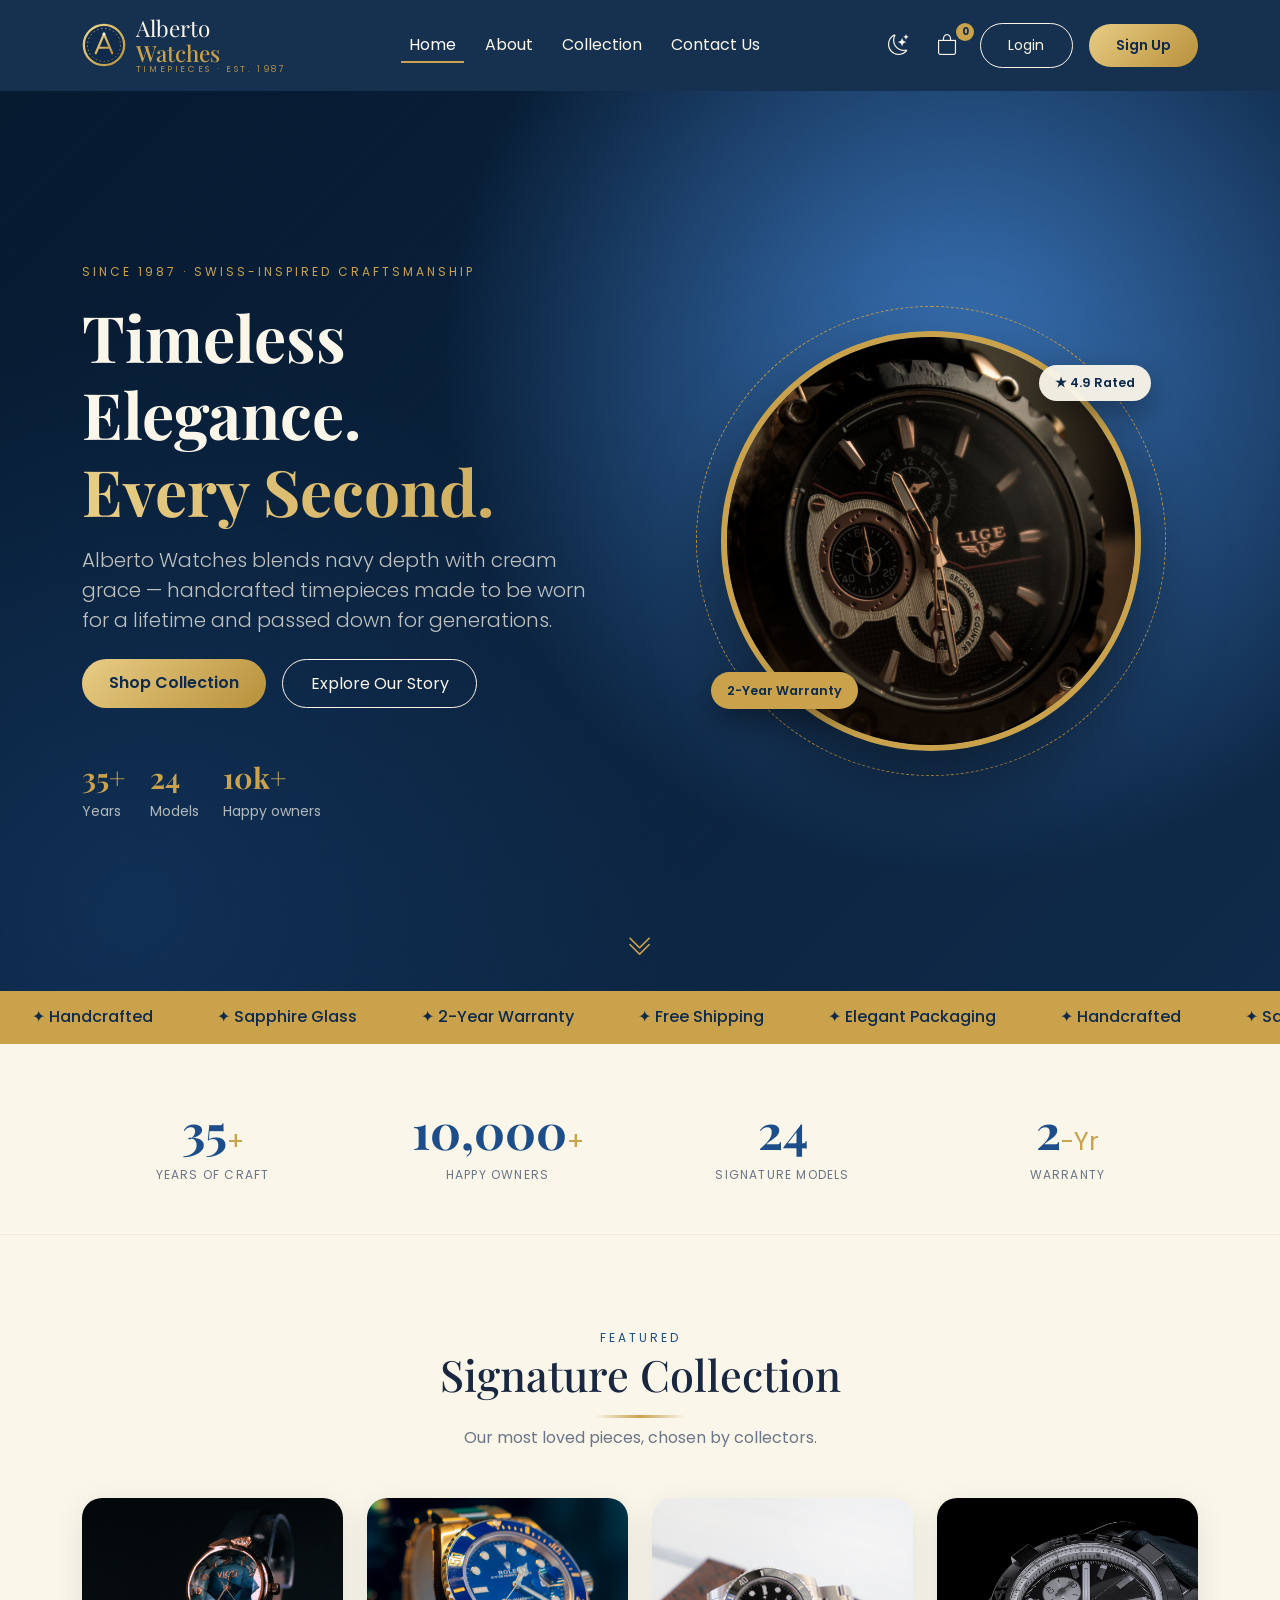
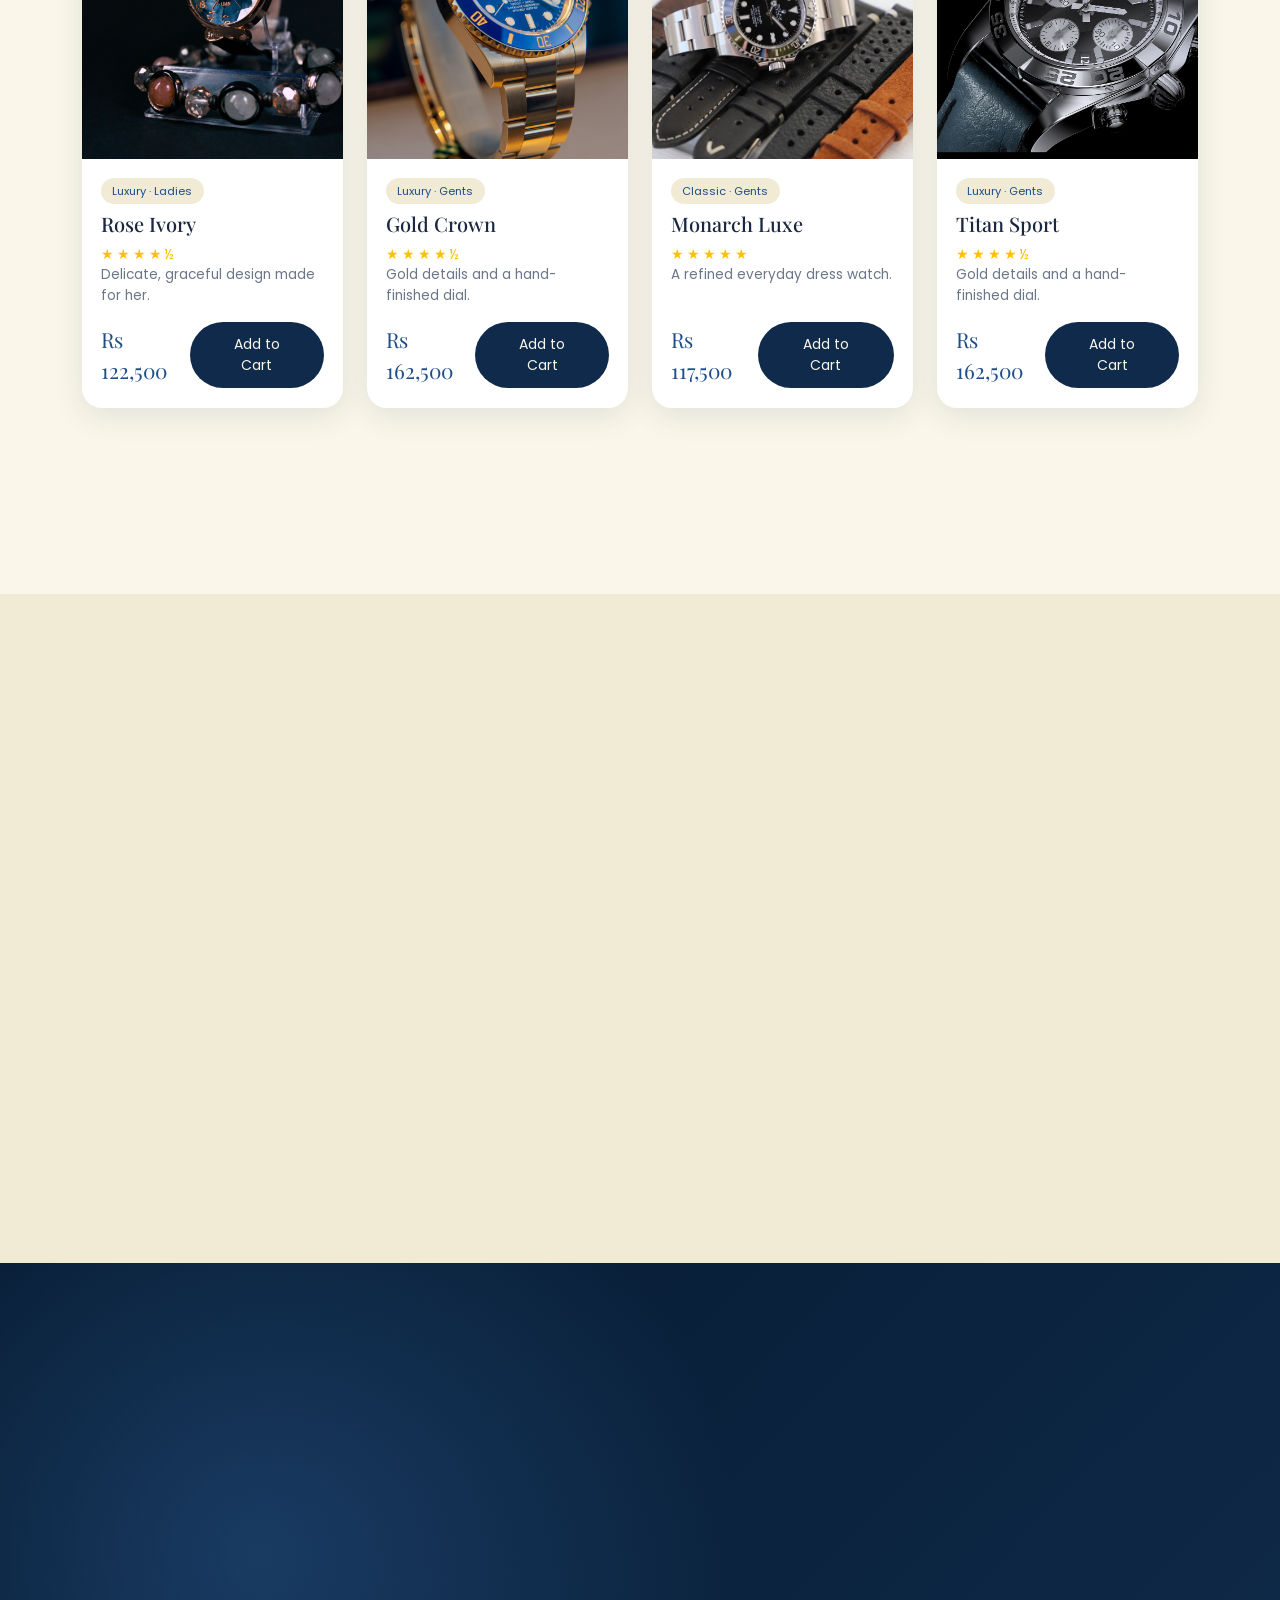
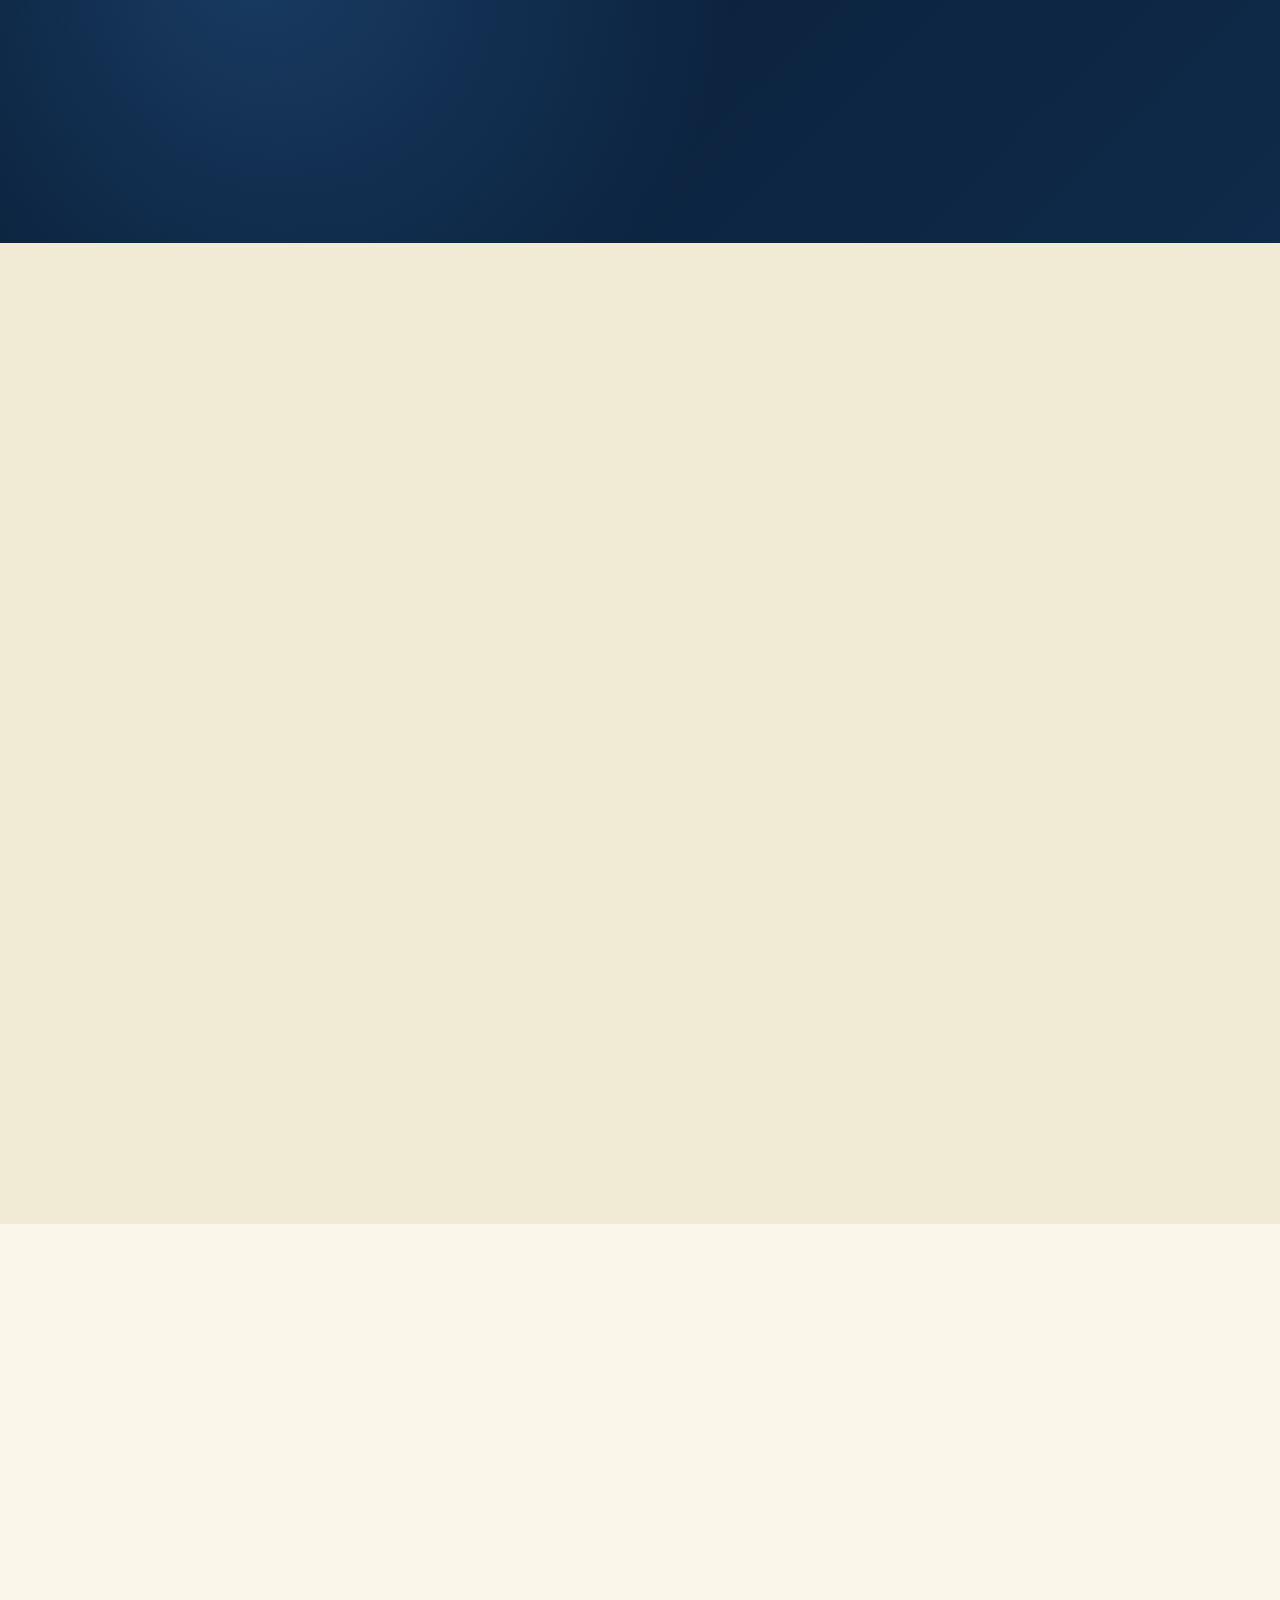
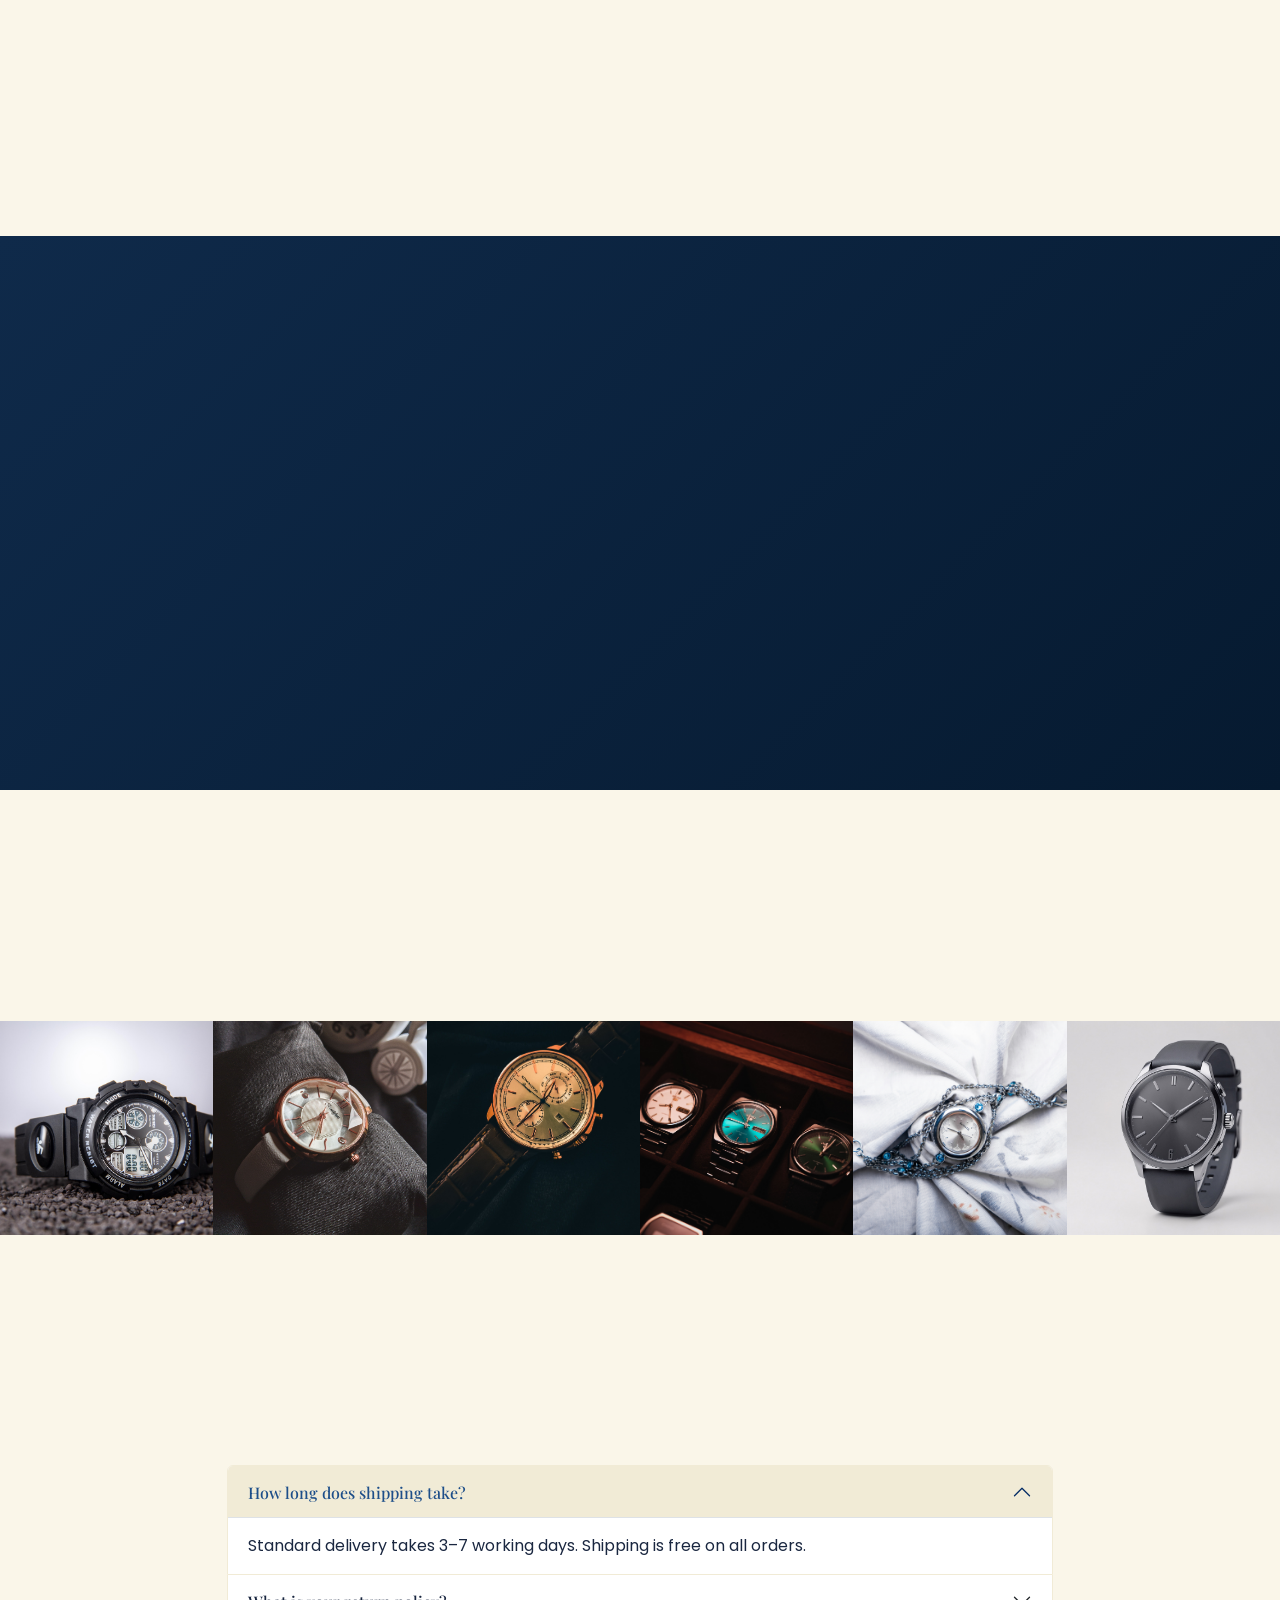
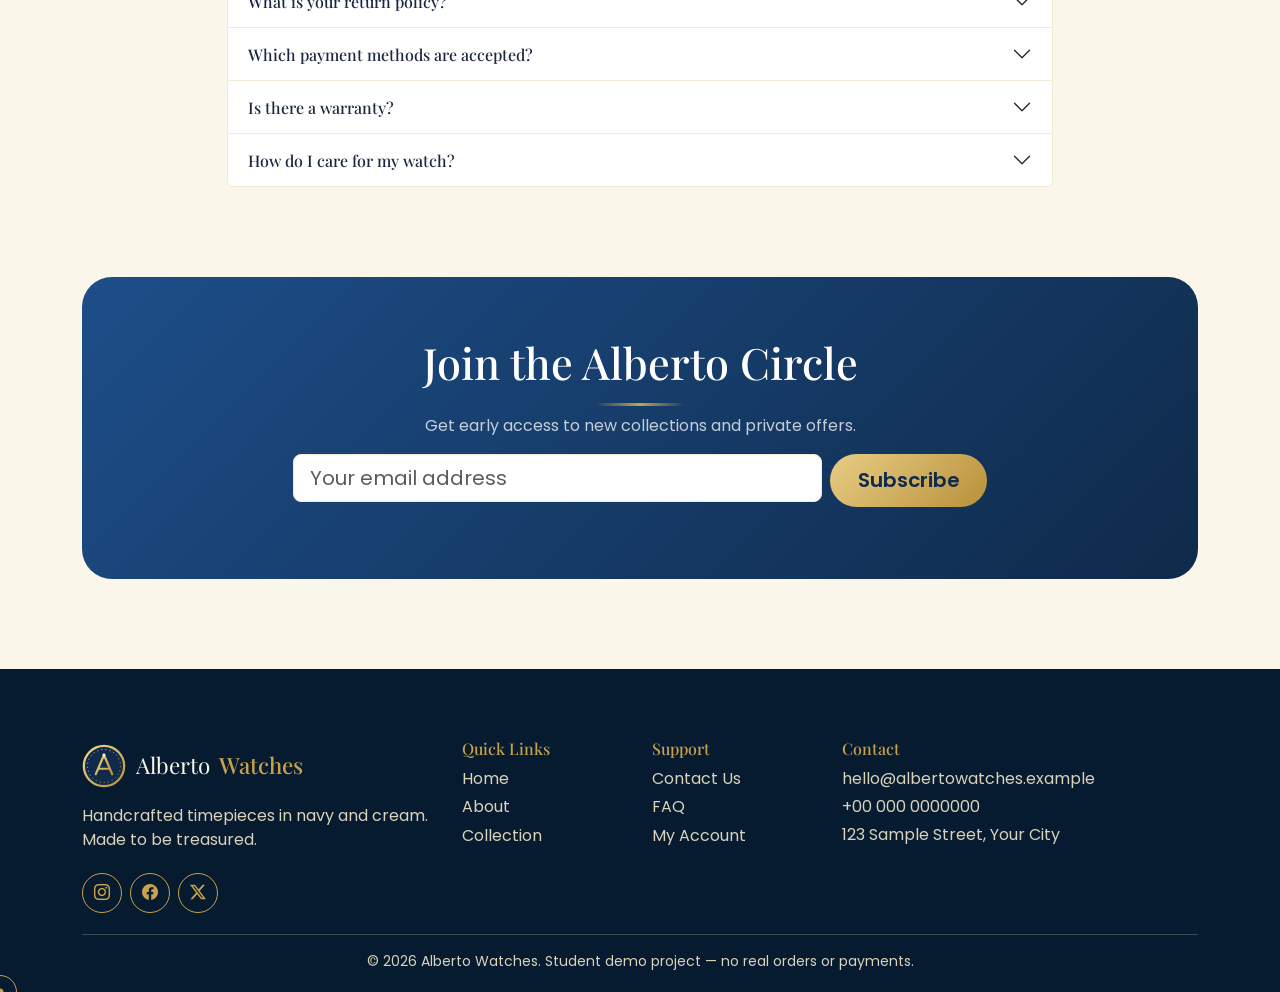
<file: index.html>
<!DOCTYPE html>
<html lang="en"><head><meta charset="UTF-8"><meta name="viewport" content="width=device-width,initial-scale=1">
<title>Home | Alberto Watches</title>
<link href="https://cdn.jsdelivr.net/npm/bootstrap@5.3.3/dist/css/bootstrap.min.css" rel="stylesheet">
<link href="https://cdn.jsdelivr.net/npm/bootstrap-icons@1.11.3/font/bootstrap-icons.min.css" rel="stylesheet">
<link href="https://fonts.googleapis.com/css2?family=Playfair+Display:wght@500;700&family=Poppins:wght@300;400;500;600&display=swap" rel="stylesheet">
<link href="css/style.css" rel="stylesheet"><script src="offline/offline.js"></script></head>
<body data-root="">
<div id="site-nav"></div>
<!-- HERO -->
<header class="hero d-flex align-items-center">
 <div class="container"><div class="row align-items-center g-5">
  <div class="col-lg-6 hero-text">
   <span class="eyebrow">Since 1987 · Swiss-inspired craftsmanship</span>
   <h1 class="display-3 fw-bold my-3">Timeless Elegance.<br><span class="gold-text">Every Second.</span></h1>
   <p class="lead opacity-75">Alberto Watches blends navy depth with cream grace — handcrafted timepieces made to be worn for a lifetime and passed down for generations.</p>
   <div class="d-flex gap-3 flex-wrap mt-4">
    <a href="pages/collection.html" class="btn btn-gold">Shop Collection</a>
    <a href="pages/about.html" class="btn btn-outline-ivory">Explore Our Story</a></div>
   <div class="d-flex gap-4 mt-5 hero-stats"><div><b>35+</b><small>Years</small></div><div><b>24</b><small>Models</small></div><div><b>10k+</b><small>Happy owners</small></div></div>
  </div>
  <div class="col-lg-6 text-center"><div class="hero-img-wrap"><span class="ring"></span><img src="images/home.jpg" alt="Luxury navy watch" class="hero-img"><span class="float-badge b1">★ 4.9 Rated</span><span class="float-badge b2">2-Year Warranty</span></div></div>
 </div></div>
 <a href="#featured" class="scroll-hint" aria-label="Scroll down"><i class="bi bi-chevron-double-down"></i></a>
</header>
<div class="marquee"><div class="marquee-track"><span>✦ Handcrafted</span><span>✦ Sapphire Glass</span><span>✦ 2-Year Warranty</span><span>✦ Free Shipping</span><span>✦ Elegant Packaging</span><span>✦ Handcrafted</span><span>✦ Sapphire Glass</span><span>✦ 2-Year Warranty</span><span>✦ Free Shipping</span><span>✦ Elegant Packaging</span></div></div>
<!-- STATS -->
<section class="stats"><div class="container"><div class="row g-4 text-center">
 <div class="col-6 col-md-3"><b class="count" data-to="35">0</b><span>+</span><small>Years of Craft</small></div>
 <div class="col-6 col-md-3"><b class="count" data-to="10000">0</b><span>+</span><small>Happy Owners</small></div>
 <div class="col-6 col-md-3"><b class="count" data-to="24">0</b><span></span><small>Signature Models</small></div>
 <div class="col-6 col-md-3"><b class="count" data-to="2">0</b><span>-Yr</span><small>Warranty</small></div>
</div></div></section>
<!-- FEATURED -->
<section class="section"><div class="container">
 <div class="text-center mb-5 reveal"><span class="eyebrow dark">Featured</span><h2 class="sec-title">Signature Collection</h2><p class="text-muted-x">Our most loved pieces, chosen by collectors.</p></div>
 <div class="row g-4" id="featured"></div>
 <div class="text-center mt-5 reveal"><a href="pages/collection.html" class="btn btn-navy">View All 24 Watches</a></div>
</div></section>
<!-- SHOP BY STYLE -->
<section class="section soft"><div class="container">
 <div class="text-center mb-5 reveal"><span class="eyebrow dark">Shop by Style</span><h2 class="sec-title">Find Your Signature</h2></div>
 <div class="row g-4">
  <div class="col-6 col-lg-3 reveal"><a href="pages/collection.html#Classic" class="tile"><img src="images/watch1.jpg" alt="Classic watches"><div><h4>Classic</h4><span>Explore →</span></div></a></div>
  <div class="col-6 col-lg-3 reveal"><a href="pages/collection.html#Luxury" class="tile"><img src="images/watch6.jpg" alt="Luxury watches"><div><h4>Luxury</h4><span>Explore →</span></div></a></div>
  <div class="col-6 col-lg-3 reveal"><a href="pages/collection.html#Sports" class="tile"><img src="images/watch7.jpg" alt="Sports watches"><div><h4>Sports</h4><span>Explore →</span></div></a></div>
  <div class="col-6 col-lg-3 reveal"><a href="pages/collection.html#Ladies" class="tile"><img src="images/watch2.jpg" alt="Ladies watches"><div><h4>Ladies</h4><span>Explore →</span></div></a></div>
 </div></div></section>
<!-- SPOTLIGHT -->
<section class="spotlight"><div class="container"><div class="row align-items-center g-5">
 <div class="col-lg-6 text-center reveal"><div class="glow"><img src="images/watch9.jpg" alt="Watch of the month"></div></div>
 <div class="col-lg-6 reveal"><span class="eyebrow">Watch of the Month</span><h2 class="display-5 fw-bold my-3">Monarch <span class="gold-text">Luxe</span></h2>
  <p class="opacity-75">Our most admired piece: a deep navy dial, sapphire crystal and a hand-polished gold bezel.</p>
  <ul class="list-unstyled my-4"><li>✦ Sapphire crystal glass</li><li>✦ 50m water resistance</li><li>✦ Genuine leather strap</li></ul>
  <div class="d-flex align-items-center gap-4 flex-wrap"><span class="display-6 gold-text" id="spotPrice" style="font-family:'Playfair Display'"></span><button class="btn btn-gold add-cart" data-id="9">Add to Cart</button></div></div>
</div></div></section>
<!-- BRAND INTRO -->
<section class="section soft"><div class="container"><div class="row align-items-center g-5">
 <div class="col-lg-6 reveal"><div class="frame"><img src="images/about.jpg" alt="Watchmaker at work" class="w-100 rounded-4"></div></div>
 <div class="col-lg-6 reveal"><span class="eyebrow dark">Our Story</span><h2 class="sec-title text-start">Crafted with patience, worn with pride</h2>
  <p>Alberto Watches was born from a simple belief: a watch is more than a tool — it is a quiet companion to your most important moments.</p>
  <a href="pages/about.html" class="btn btn-navy mt-2">Read More About Us</a></div>
</div></div></section>
<!-- WHY -->
<section class="section"><div class="container">
 <div class="text-center mb-5 reveal"><span class="eyebrow dark">Why Alberto?</span><h2 class="sec-title">The Alberto Promise</h2></div>
 <div class="row g-4">
  <div class="col-md-6 col-lg-3 reveal"><div class="feat"><i class="bi bi-gem"></i><h5>Timeless Design</h5><p>Classic lines that never go out of style.</p></div></div>
  <div class="col-md-6 col-lg-3 reveal"><div class="feat"><i class="bi bi-tools"></i><h5>Quality Craftsmanship</h5><p>Every watch is assembled and tested by hand.</p></div></div>
  <div class="col-md-6 col-lg-3 reveal"><div class="feat"><i class="bi bi-gift"></i><h5>Elegant Packaging</h5><p>A gift box worthy of the watch inside.</p></div></div>
  <div class="col-md-6 col-lg-3 reveal"><div class="feat"><i class="bi bi-headset"></i><h5>Customer Support</h5><p>Friendly help, before and after you buy.</p></div></div>
 </div></div></section>
<!-- REVIEWS -->
<section class="section reviews"><div class="container">
 <div class="text-center mb-5 reveal"><span class="eyebrow">Reviews</span><h2 class="sec-title text-white">Loved by Collectors</h2><small class="opacity-75">Sample reviews for demonstration only.</small></div>
 <div class="row g-4">
  <div class="col-md-4 reveal"><div class="review"><div class="stars">★★★★★</div><p>“The navy dial is absolutely stunning. It gets compliments everywhere I go.”</p><b>Ayesha K.</b></div></div>
  <div class="col-md-4 reveal"><div class="review"><div class="stars">★★★★★</div><p>“Beautiful packaging and a very comfortable strap. Feels truly premium.”</p><b>Daniel R.</b></div></div>
  <div class="col-md-4 reveal"><div class="review"><div class="stars">★★★★☆</div><p>“Elegant, understated and well built. A perfect gift for my father.”</p><b>Sara M.</b></div></div>
 </div></div></section>
<!-- GALLERY -->
<section class="section pb-0"><div class="container text-center reveal"><span class="eyebrow dark">@albertowatches</span><h2 class="sec-title">Worn With Style</h2></div>
 <div class="gallery mt-5">
  <a href="pages/collection.html"><img src="images/watch3.jpg" alt="Gallery 1"></a><a href="pages/collection.html"><img src="images/watch8.jpg" alt="Gallery 2"></a><a href="pages/collection.html"><img src="images/watch12.jpg" alt="Gallery 3"></a>
  <a href="pages/collection.html"><img src="images/watch15.jpg" alt="Gallery 4"></a><a href="pages/collection.html"><img src="images/watch20.jpg" alt="Gallery 5"></a><a href="pages/collection.html"><img src="images/watch24.jpg" alt="Gallery 6"></a></div></section>
<!-- FAQ -->
<section class="section"><div class="container" style="max-width:850px">
 <div class="text-center mb-5 reveal"><span class="eyebrow dark">FAQ</span><h2 class="sec-title">Frequently Asked Questions</h2></div>
 <div class="accordion reveal" id="faq">
  <div class="accordion-item"><h2 class="accordion-header"><button class="accordion-button" data-bs-toggle="collapse" data-bs-target="#f1">How long does shipping take?</button></h2><div id="f1" class="accordion-collapse collapse show" data-bs-parent="#faq"><div class="accordion-body">Standard delivery takes 3–7 working days. Shipping is free on all orders.</div></div></div>
  <div class="accordion-item"><h2 class="accordion-header"><button class="accordion-button collapsed" data-bs-toggle="collapse" data-bs-target="#f2">What is your return policy?</button></h2><div id="f2" class="accordion-collapse collapse" data-bs-parent="#faq"><div class="accordion-body">Unworn watches can be returned within 14 days in original packaging.</div></div></div>
  <div class="accordion-item"><h2 class="accordion-header"><button class="accordion-button collapsed" data-bs-toggle="collapse" data-bs-target="#f3">Which payment methods are accepted?</button></h2><div id="f3" class="accordion-collapse collapse" data-bs-parent="#faq"><div class="accordion-body">Cards, bank transfer and cash on delivery (demo information).</div></div></div>
  <div class="accordion-item"><h2 class="accordion-header"><button class="accordion-button collapsed" data-bs-toggle="collapse" data-bs-target="#f4">Is there a warranty?</button></h2><div id="f4" class="accordion-collapse collapse" data-bs-parent="#faq"><div class="accordion-body">Every watch includes a 2-year international warranty.</div></div></div>
  <div class="accordion-item"><h2 class="accordion-header"><button class="accordion-button collapsed" data-bs-toggle="collapse" data-bs-target="#f5">How do I care for my watch?</button></h2><div id="f5" class="accordion-collapse collapse" data-bs-parent="#faq"><div class="accordion-body">Wipe with a soft cloth, avoid strong magnets and have it serviced every 3–5 years.</div></div></div>
 </div></div></section>
<!-- NEWSLETTER -->
<section class="section pt-0"><div class="container"><div class="news reveal">
 <h2 class="sec-title text-white mb-2">Join the Alberto Circle</h2><p class="opacity-75">Get early access to new collections and private offers.</p>
 <form data-form="news" novalidate class="row g-2 justify-content-center"><div class="col-md-6"><input type="email" name="email" class="form-control form-control-lg" placeholder="Your email address" aria-label="Email"><div class="invalid-feedback text-start">Please enter a valid email.</div></div><div class="col-md-auto"><button class="btn btn-gold btn-lg">Subscribe</button></div><div class="form-msg"></div></form>
</div></div></section>
<div id="site-footer"></div>
<script src="https://code.jquery.com/jquery-3.7.1.min.js"></script>
<script src="https://cdn.jsdelivr.net/npm/bootstrap@5.3.3/dist/js/bootstrap.bundle.min.js"></script>
<script src="js/main.js"></script></body></html>
</file>
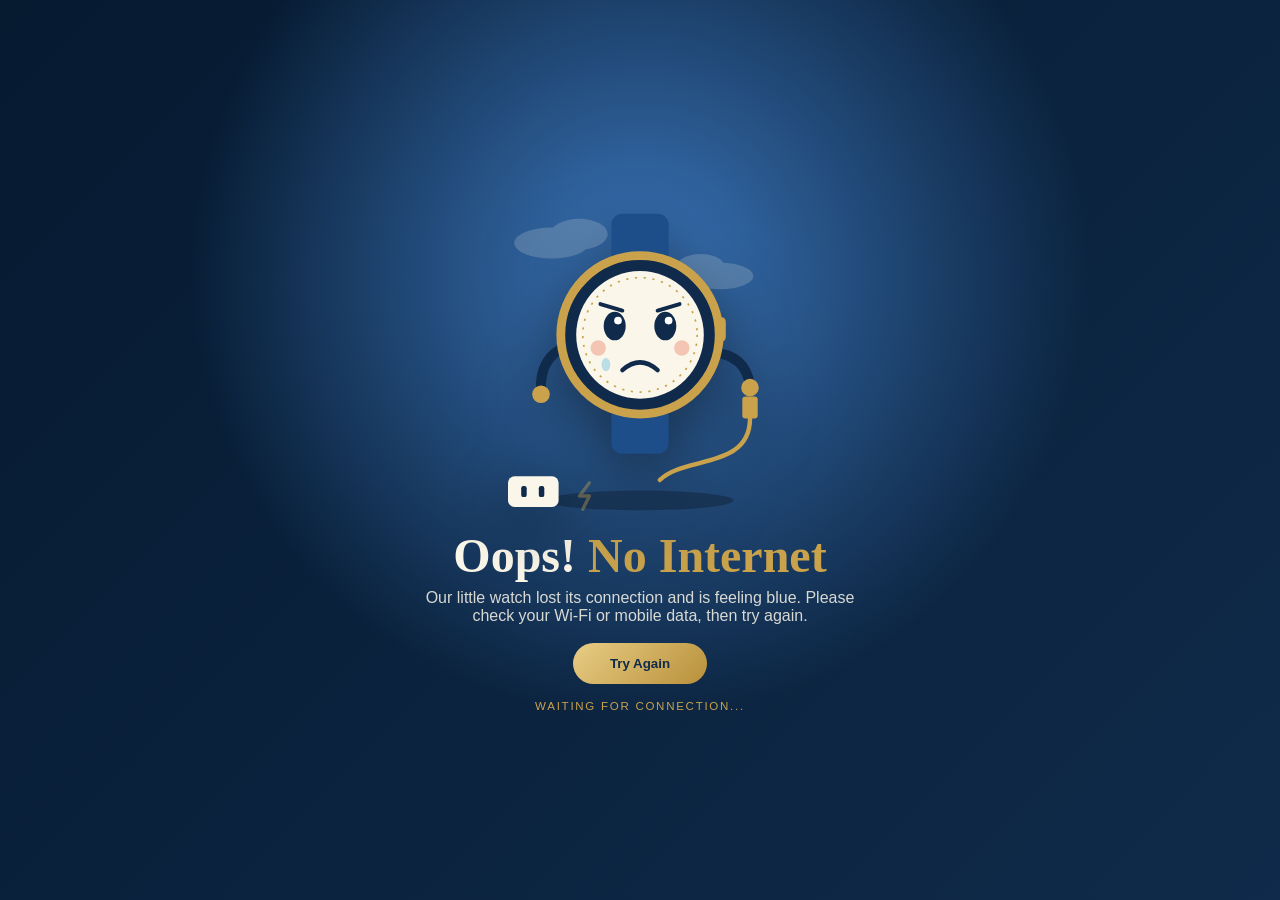
<file: offline/offline.html>
<!DOCTYPE html>
<html lang="en"><head><meta charset="UTF-8"><meta name="viewport" content="width=device-width,initial-scale=1">
<title>Offline | Alberto Watches</title>
<script src="offline.js"></script></head>
<!-- The whole offline screen (cartoon + text) is drawn by offline.js -->
<body data-offline-page style="margin:0;background:#061a30"></body></html>
</file>
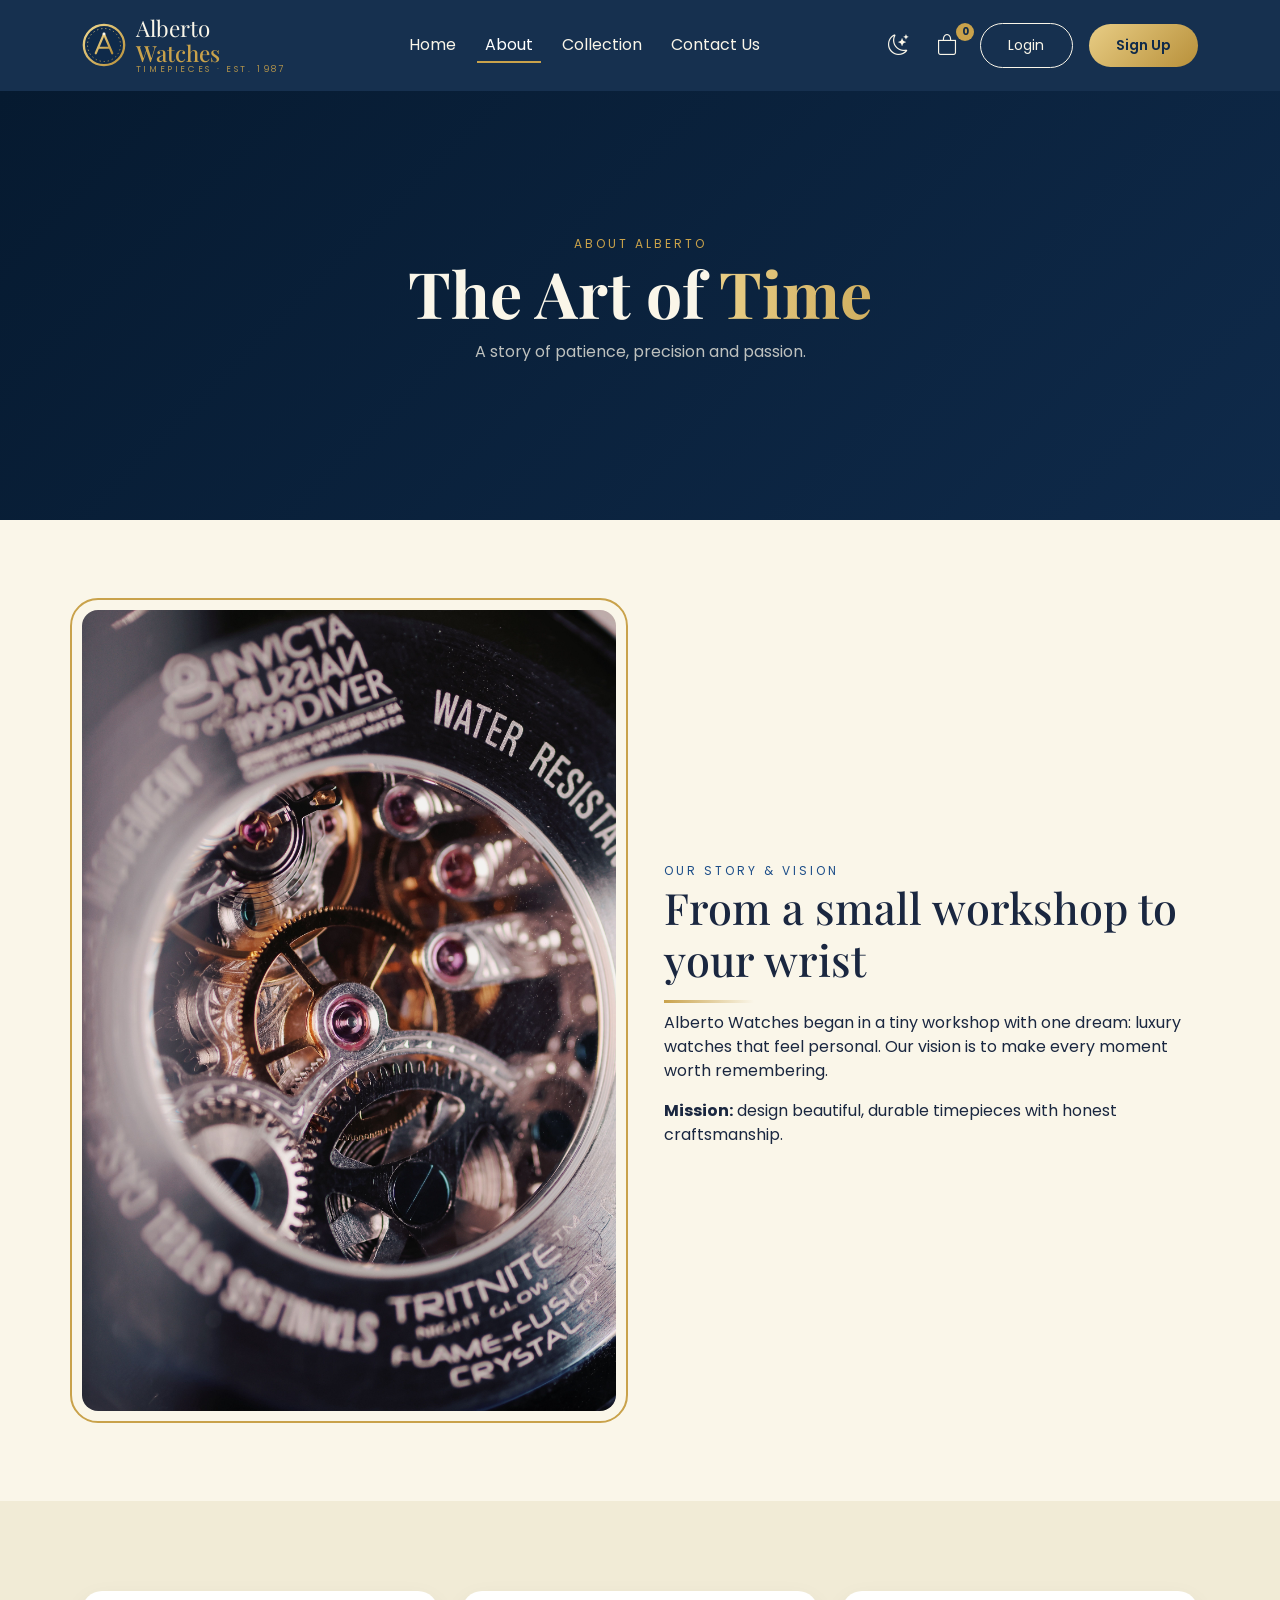
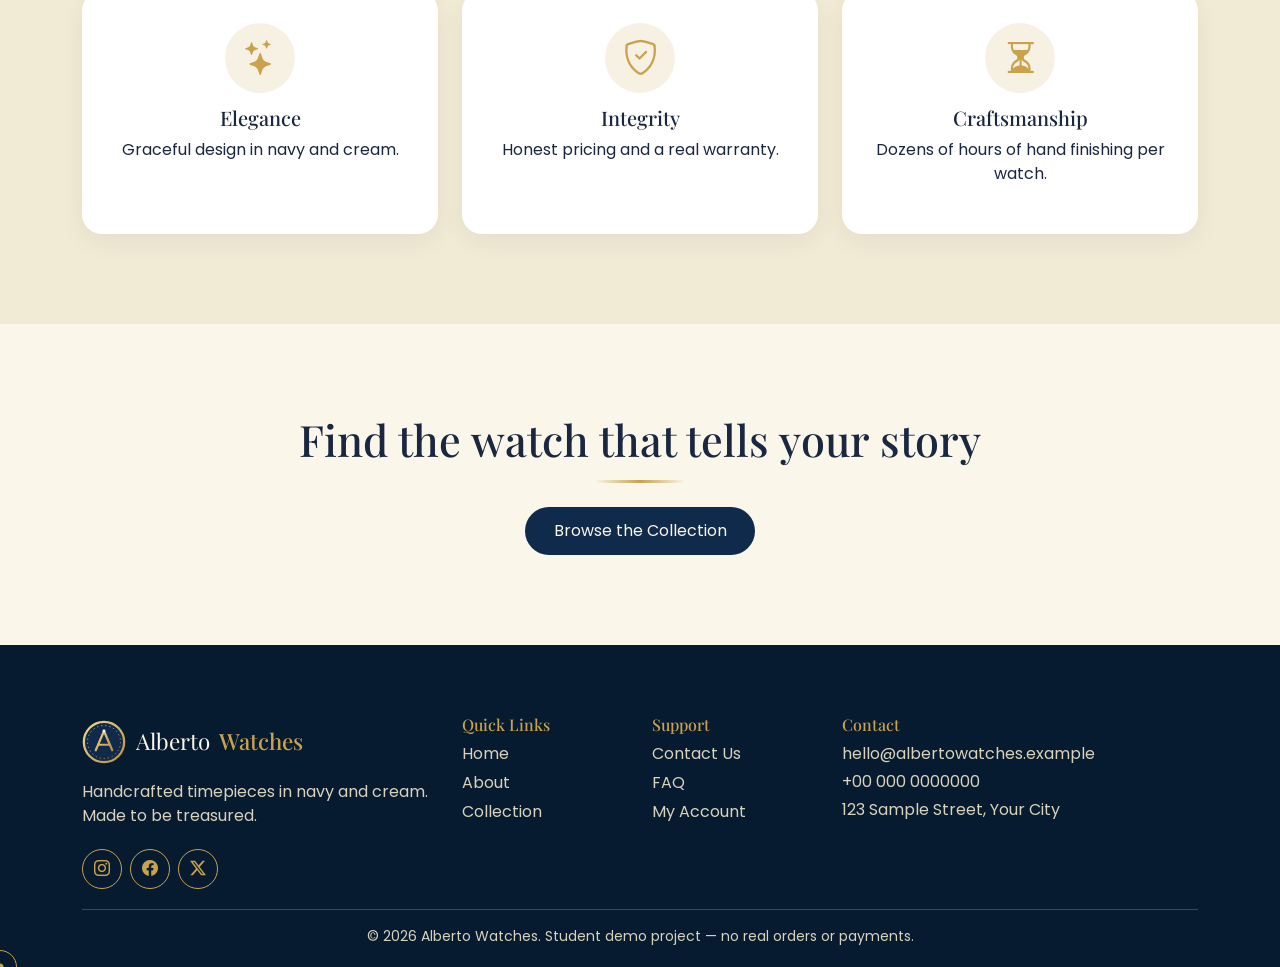
<file: pages/about.html>
<!DOCTYPE html>
<html lang="en"><head><meta charset="UTF-8"><meta name="viewport" content="width=device-width,initial-scale=1">
<title>About | Alberto Watches</title>
<link href="https://cdn.jsdelivr.net/npm/bootstrap@5.3.3/dist/css/bootstrap.min.css" rel="stylesheet">
<link href="https://cdn.jsdelivr.net/npm/bootstrap-icons@1.11.3/font/bootstrap-icons.min.css" rel="stylesheet">
<link href="https://fonts.googleapis.com/css2?family=Playfair+Display:wght@500;700&family=Poppins:wght@300;400;500;600&display=swap" rel="stylesheet">
<link href="../css/style.css" rel="stylesheet"><script src="../offline/offline.js"></script></head>
<body data-root="../">
<div id="site-nav"></div>
<header class="page-hero tall"><div class="container text-center"><span class="eyebrow">About Alberto</span><h1 class="display-3 fw-bold">The Art of <span class="gold-text">Time</span></h1><p class="opacity-75 col-lg-6 mx-auto">A story of patience, precision and passion.</p></div></header>
<section class="section"><div class="container"><div class="row align-items-center g-5">
 <div class="col-lg-6 reveal"><div class="frame"><img src="../images/about.jpg" alt="Alberto workshop" class="w-100 rounded-4"></div></div>
 <div class="col-lg-6 reveal"><span class="eyebrow dark">Our Story & Vision</span><h2 class="sec-title text-start">From a small workshop to your wrist</h2>
 <p>Alberto Watches began in a tiny workshop with one dream: luxury watches that feel personal. Our vision is to make every moment worth remembering.</p>
 <p><b>Mission:</b> design beautiful, durable timepieces with honest craftsmanship.</p></div>
</div></div></section>
<section class="section soft"><div class="container"><div class="row g-4 text-center">
 <div class="col-md-4 reveal"><div class="feat"><i class="bi bi-stars"></i><h5>Elegance</h5><p>Graceful design in navy and cream.</p></div></div>
 <div class="col-md-4 reveal"><div class="feat"><i class="bi bi-shield-check"></i><h5>Integrity</h5><p>Honest pricing and a real warranty.</p></div></div>
 <div class="col-md-4 reveal"><div class="feat"><i class="bi bi-hourglass-split"></i><h5>Craftsmanship</h5><p>Dozens of hours of hand finishing per watch.</p></div></div>
</div></div></section>
<section class="section"><div class="container text-center reveal"><h2 class="sec-title">Find the watch that tells your story</h2><a href="collection.html" class="btn btn-navy mt-3">Browse the Collection</a></div></section>
<div id="site-footer"></div>
<script src="https://code.jquery.com/jquery-3.7.1.min.js"></script>
<script src="https://cdn.jsdelivr.net/npm/bootstrap@5.3.3/dist/js/bootstrap.bundle.min.js"></script>
<script src="../js/main.js"></script></body></html>
</file>
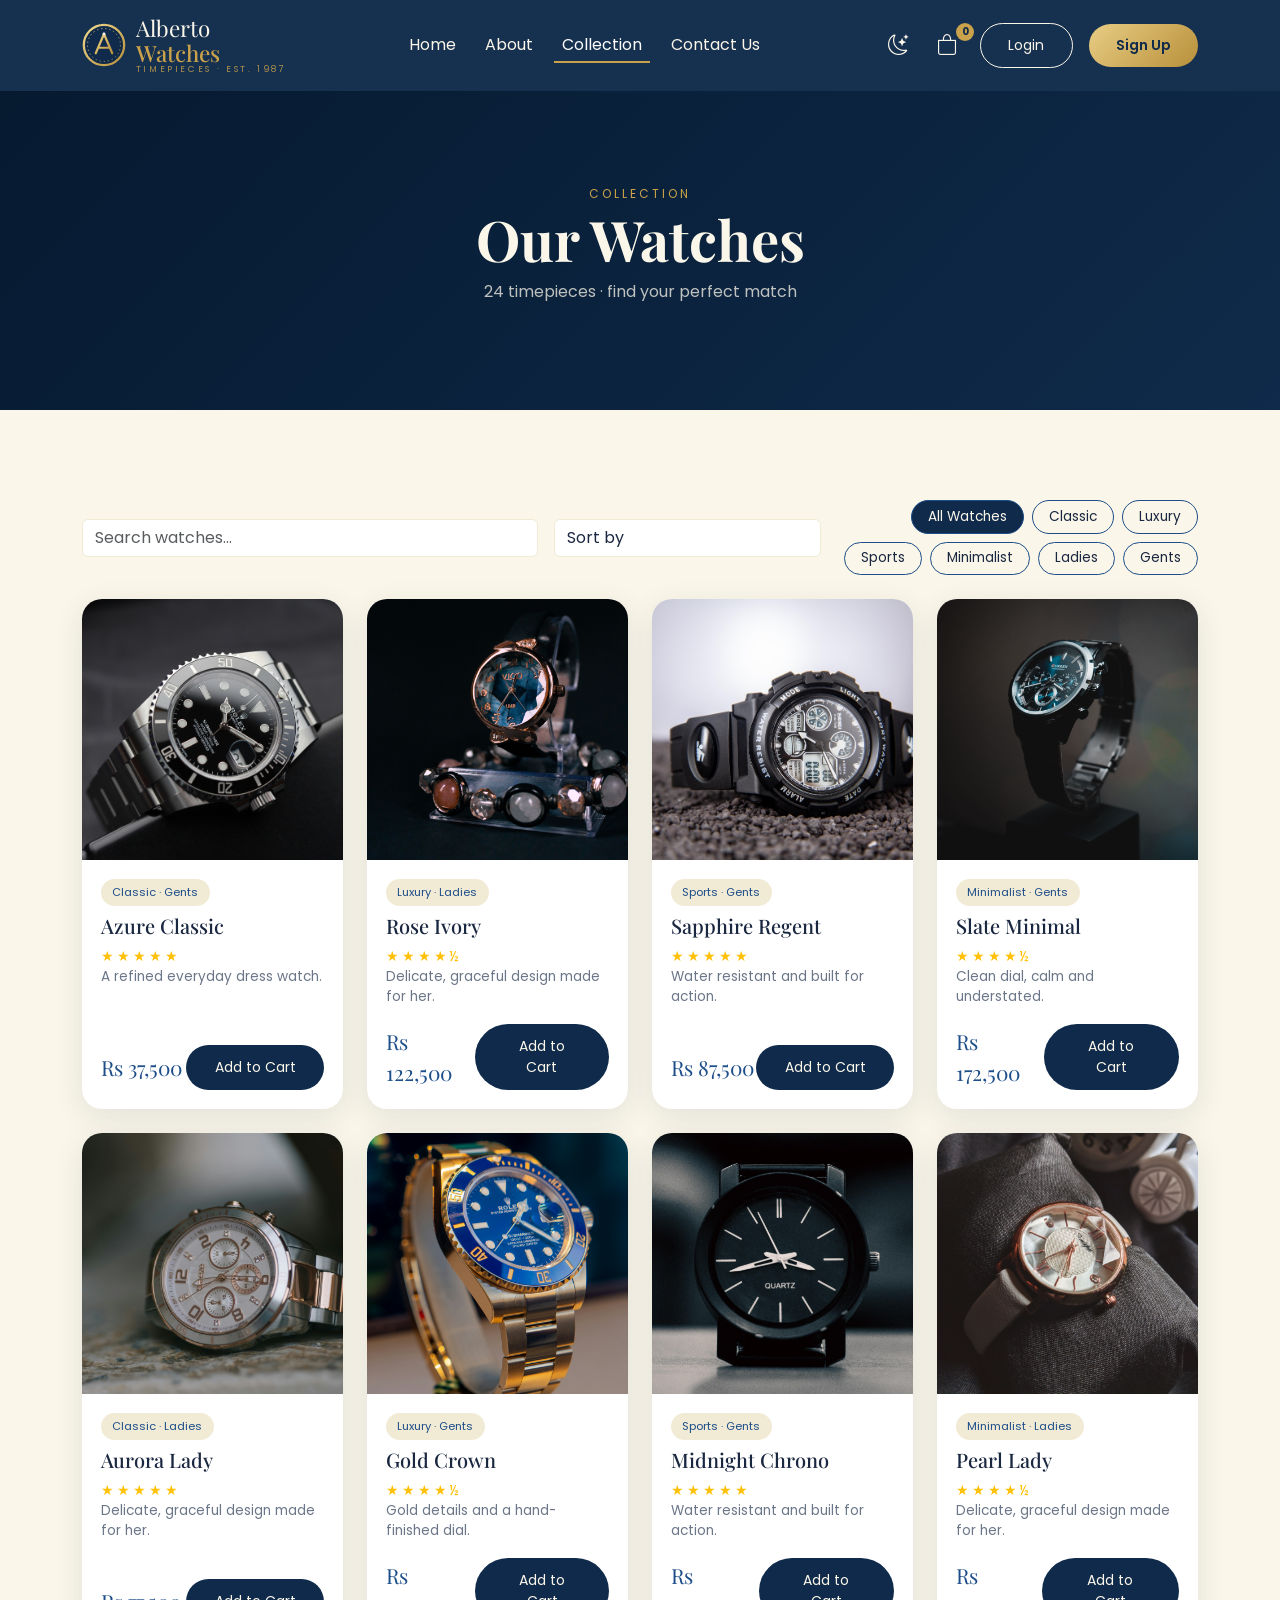
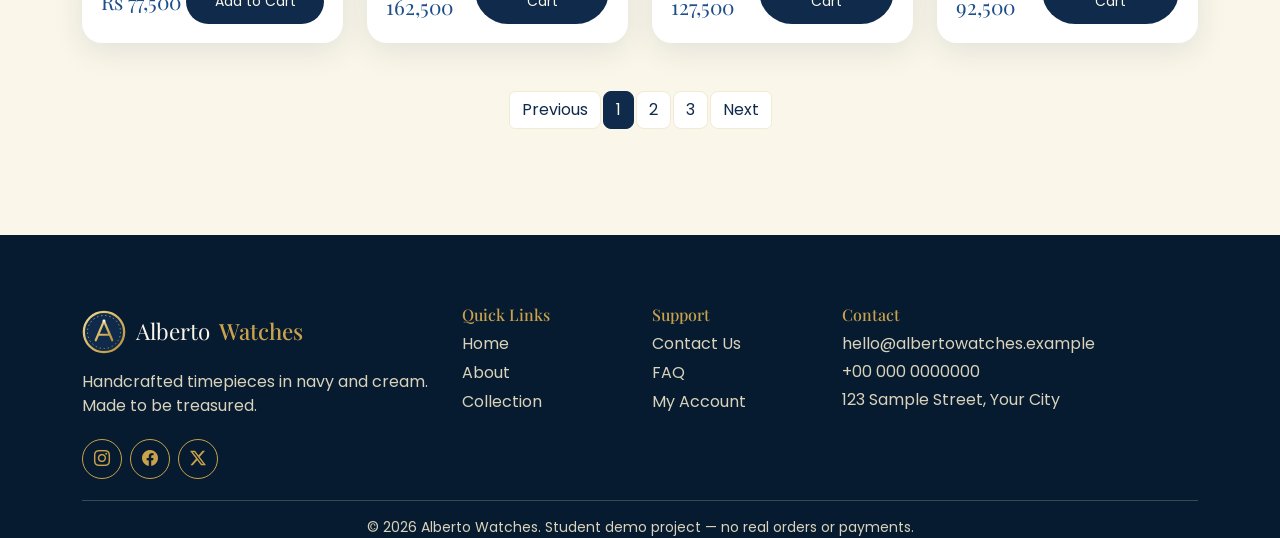
<file: pages/collection.html>
<!DOCTYPE html>
<html lang="en"><head><meta charset="UTF-8"><meta name="viewport" content="width=device-width,initial-scale=1">
<title>Collection | Alberto Watches</title>
<link href="https://cdn.jsdelivr.net/npm/bootstrap@5.3.3/dist/css/bootstrap.min.css" rel="stylesheet">
<link href="https://cdn.jsdelivr.net/npm/bootstrap-icons@1.11.3/font/bootstrap-icons.min.css" rel="stylesheet">
<link href="https://fonts.googleapis.com/css2?family=Playfair+Display:wght@500;700&family=Poppins:wght@300;400;500;600&display=swap" rel="stylesheet">
<link href="../css/style.css" rel="stylesheet"><script src="../offline/offline.js"></script></head>
<body data-root="../">
<div id="site-nav"></div>
<header class="page-hero"><div class="container text-center"><span class="eyebrow">Collection</span><h1 class="display-4 fw-bold">Our Watches</h1><p class="opacity-75">24 timepieces · find your perfect match</p></div></header>
<section class="section"><div class="container">
 <div class="row g-3 mb-4 align-items-center">
  <div class="col-lg-5"><input id="search" class="form-control" placeholder="Search watches..." aria-label="Search watches"></div>
  <div class="col-lg-3"><select id="sort" class="form-select" aria-label="Sort"><option value="">Sort by</option><option value="low">Price: Low to High</option><option value="high">Price: High to Low</option><option value="az">Name: A–Z</option></select></div>
  <div class="col-lg-4 d-flex flex-wrap gap-2 justify-content-lg-end" id="filters">
   <button class="chip active" data-cat="All">All Watches</button><button class="chip" data-cat="Classic">Classic</button><button class="chip" data-cat="Luxury">Luxury</button><button class="chip" data-cat="Sports">Sports</button><button class="chip" data-cat="Minimalist">Minimalist</button><button class="chip" data-cat="Ladies">Ladies</button><button class="chip" data-cat="Gents">Gents</button></div>
 </div>
 <div class="row g-4" id="grid"></div>
 <p id="none" class="text-center d-none py-5">No watches found. Try another search.</p>
 <nav aria-label="Pagination"><ul class="pagination justify-content-center mt-5" id="pager"></ul></nav>
</div></section>
<div id="site-footer"></div>
<script src="https://code.jquery.com/jquery-3.7.1.min.js"></script>
<script src="https://cdn.jsdelivr.net/npm/bootstrap@5.3.3/dist/js/bootstrap.bundle.min.js"></script>
<script src="../js/main.js"></script></body></html>
</file>
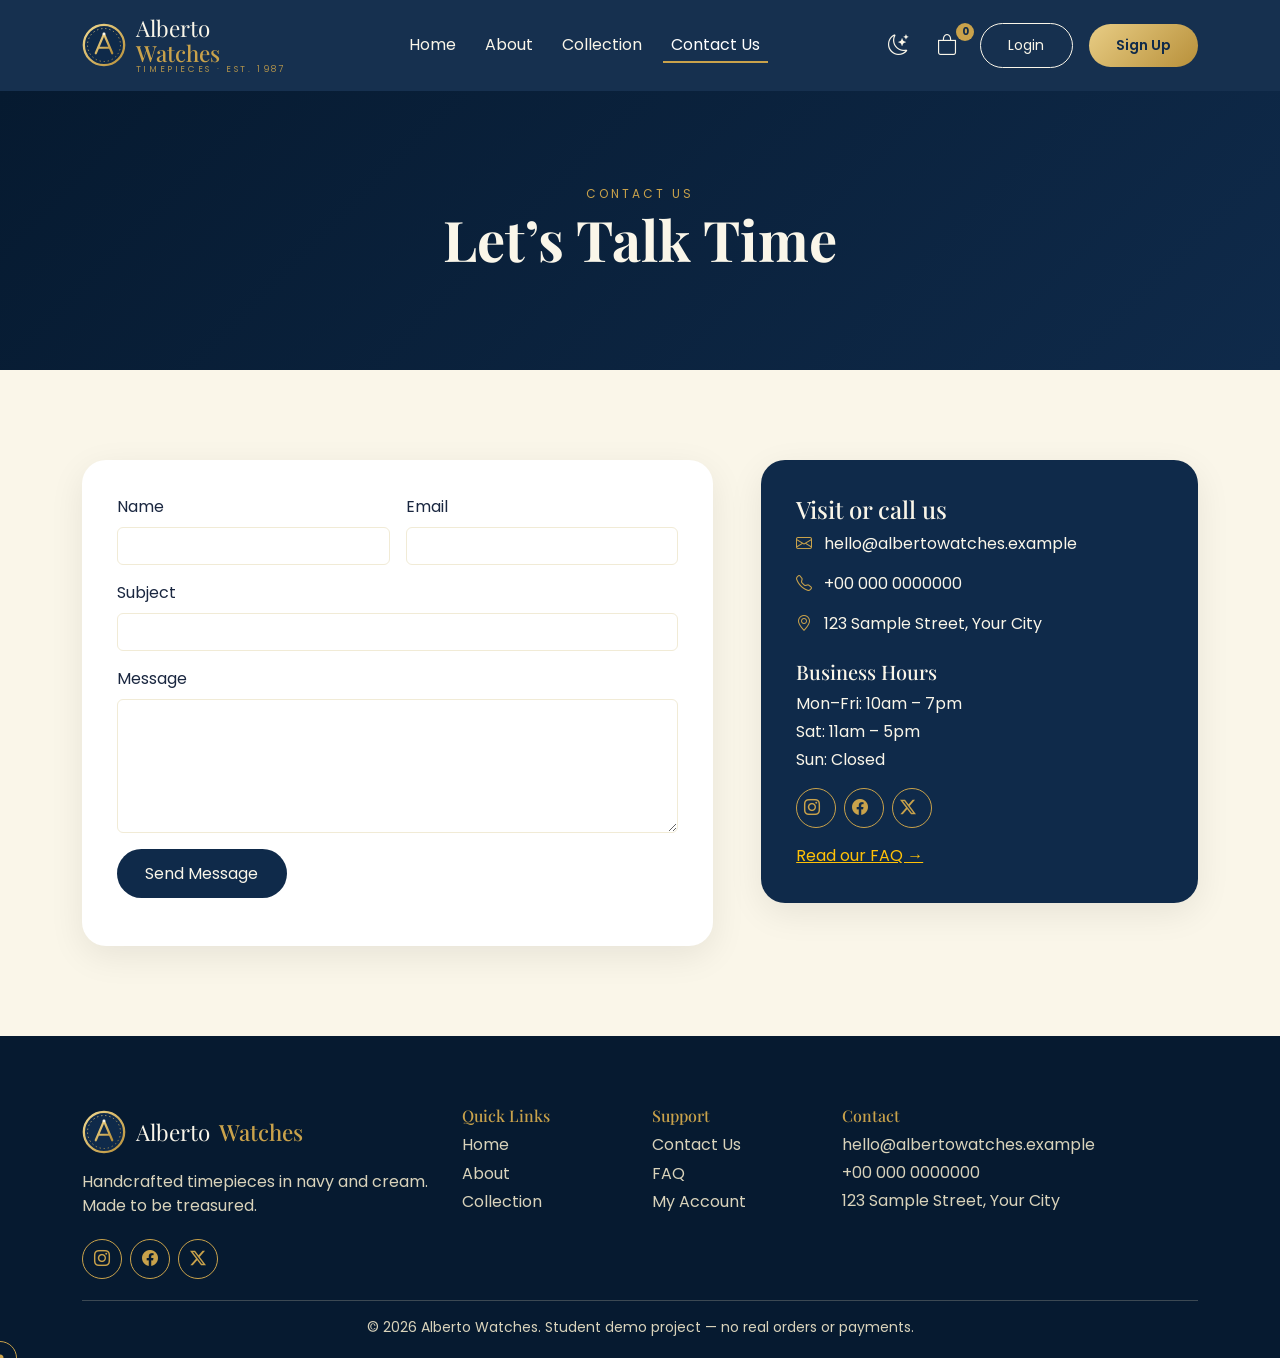
<file: pages/contact.html>
<!DOCTYPE html>
<html lang="en"><head><meta charset="UTF-8"><meta name="viewport" content="width=device-width,initial-scale=1">
<title>Contact | Alberto Watches</title>
<link href="https://cdn.jsdelivr.net/npm/bootstrap@5.3.3/dist/css/bootstrap.min.css" rel="stylesheet">
<link href="https://cdn.jsdelivr.net/npm/bootstrap-icons@1.11.3/font/bootstrap-icons.min.css" rel="stylesheet">
<link href="https://fonts.googleapis.com/css2?family=Playfair+Display:wght@500;700&family=Poppins:wght@300;400;500;600&display=swap" rel="stylesheet">
<link href="../css/style.css" rel="stylesheet"><script src="../offline/offline.js"></script></head>
<body data-root="../">
<div id="site-nav"></div>
<header class="page-hero"><div class="container text-center"><span class="eyebrow">Contact Us</span><h1 class="display-4 fw-bold">Let’s Talk Time</h1></div></header>
<section class="section"><div class="container"><div class="row g-5">
 <div class="col-lg-7 reveal"><div class="panel">
  <form data-form="contact" novalidate class="row g-3">
   <div class="col-md-6"><label class="form-label" for="n">Name</label><input id="n" name="name" class="form-control" required><div class="invalid-feedback">Name is required.</div></div>
   <div class="col-md-6"><label class="form-label" for="e">Email</label><input id="e" type="email" name="email" class="form-control"><div class="invalid-feedback">Enter a valid email.</div></div>
   <div class="col-12"><label class="form-label" for="s">Subject</label><input id="s" name="subject" class="form-control" required><div class="invalid-feedback">Subject is required.</div></div>
   <div class="col-12"><label class="form-label" for="m">Message</label><textarea id="m" name="message" rows="5" class="form-control" required></textarea><div class="invalid-feedback">Message is required.</div></div>
   <div class="col-12"><button class="btn btn-navy">Send Message</button></div><div class="form-msg"></div>
  </form></div></div>
 <div class="col-lg-5 reveal"><div class="panel navy">
  <h4>Visit or call us</h4>
  <p><i class="bi bi-envelope"></i> hello@albertowatches.example</p><p><i class="bi bi-telephone"></i> +00 000 0000000</p><p><i class="bi bi-geo-alt"></i> 123 Sample Street, Your City</p>
  <h5 class="mt-4">Business Hours</h5><p class="mb-1">Mon–Fri: 10am – 7pm</p><p class="mb-1">Sat: 11am – 5pm</p><p>Sun: Closed</p>
  <div class="social"><a href="#" aria-label="Instagram"><i class="bi bi-instagram"></i></a><a href="#" aria-label="Facebook"><i class="bi bi-facebook"></i></a><a href="#" aria-label="Twitter"><i class="bi bi-twitter-x"></i></a></div>
  <a href="../index.html#faq" class="d-block mt-3 text-warning">Read our FAQ →</a>
 </div></div>
</div></div></section>
<div id="site-footer"></div>
<script src="https://code.jquery.com/jquery-3.7.1.min.js"></script>
<script src="https://cdn.jsdelivr.net/npm/bootstrap@5.3.3/dist/js/bootstrap.bundle.min.js"></script>
<script src="../js/main.js"></script></body></html>
</file>
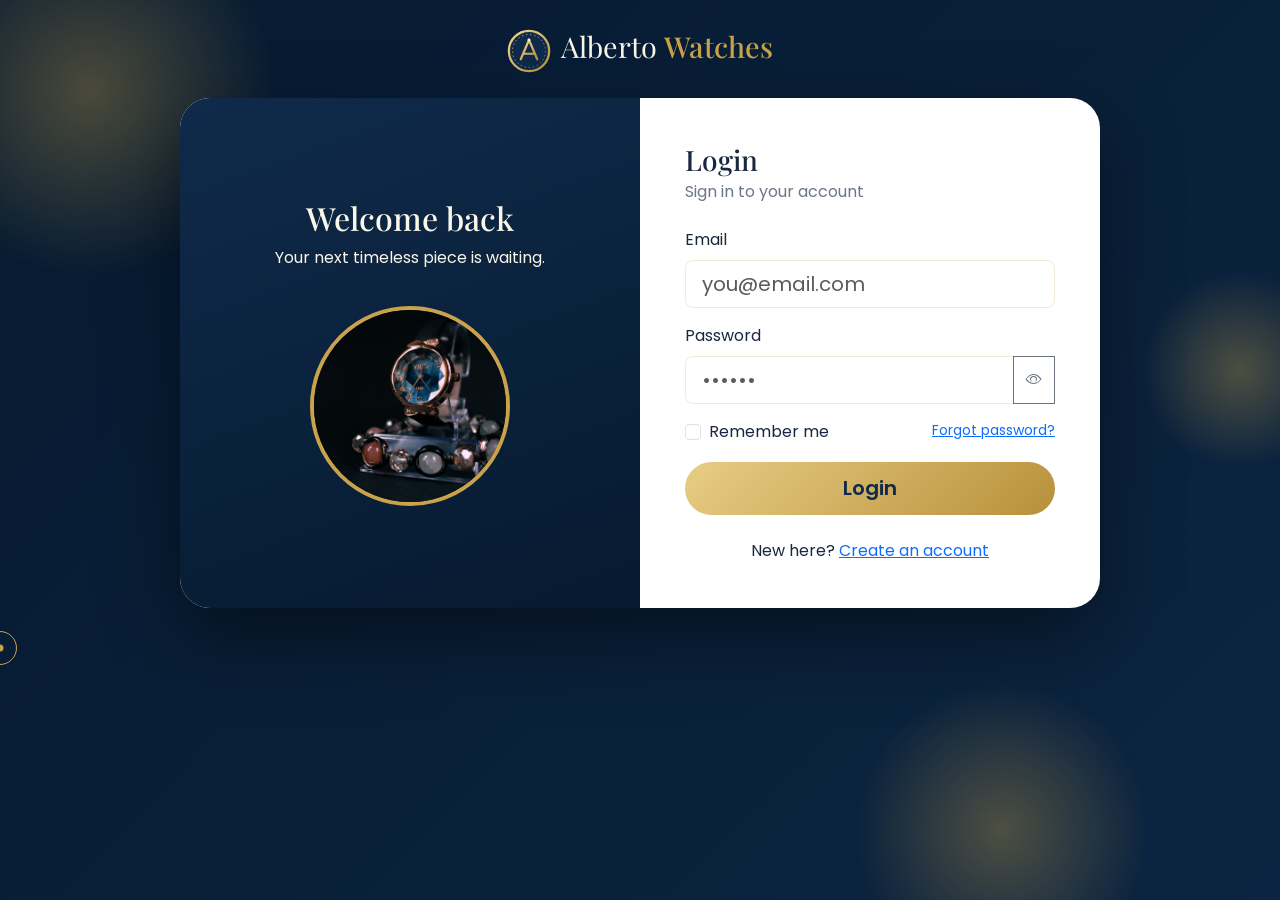
<file: pages/login.html>
<!DOCTYPE html>
<html lang="en"><head><meta charset="UTF-8"><meta name="viewport" content="width=device-width,initial-scale=1">
<title>Login | Alberto Watches</title>
<link href="https://cdn.jsdelivr.net/npm/bootstrap@5.3.3/dist/css/bootstrap.min.css" rel="stylesheet">
<link href="https://cdn.jsdelivr.net/npm/bootstrap-icons@1.11.3/font/bootstrap-icons.min.css" rel="stylesheet">
<link href="https://fonts.googleapis.com/css2?family=Playfair+Display:wght@500;700&family=Poppins:wght@300;400;500;600&display=swap" rel="stylesheet">
<link href="../css/style.css" rel="stylesheet"><script src="../offline/offline.js"></script></head>
<body data-root="../" class="auth-page">
<div class="auth-bg"><span></span><span></span><span></span></div>
<a href="../index.html" class="auth-logo">Alberto <b>Watches</b></a>
<main class="auth-wrap"><div class="row g-0 auth-card">
 <div class="col-lg-6 auth-side d-none d-lg-flex"><div><h2>Welcome back</h2><p>Your next timeless piece is waiting.</p><img src="../images/watch2.jpg" alt="Featured watch" class="auth-img"></div></div>
 <div class="col-lg-6 auth-form">
  <h3 class="mb-1">Login</h3><p class="text-muted-x mb-4">Sign in to your account</p>
  <!-- NOTE: Real login needs a backend/auth service. This is a front-end demo; passwords are never stored. -->
  <form data-form="login" novalidate>
   <div class="mb-3"><label class="form-label" for="le">Email</label><input id="le" type="email" name="email" class="form-control form-control-lg" placeholder="you@email.com"><div class="invalid-feedback">Enter a valid email.</div></div>
   <div class="mb-3"><label class="form-label" for="lp">Password</label><div class="input-group"><input id="lp" type="password" name="password" class="form-control form-control-lg" placeholder="••••••"><button type="button" class="btn btn-outline-secondary toggle-pw" aria-label="Show password"><i class="bi bi-eye"></i></button><div class="invalid-feedback">Password needs 6+ characters.</div></div></div>
   <div class="d-flex justify-content-between mb-3"><div class="form-check"><input class="form-check-input" type="checkbox" id="rm"><label class="form-check-label" for="rm">Remember me</label></div><a href="#" class="small">Forgot password?</a></div>
   <button class="btn btn-gold w-100 btn-lg">Login</button><div class="form-msg"></div>
  </form>
  <p class="text-center mt-4 mb-0">New here? <a href="signup.html">Create an account</a></p>
 </div>
</div></main>
<script src="https://code.jquery.com/jquery-3.7.1.min.js"></script>
<script src="https://cdn.jsdelivr.net/npm/bootstrap@5.3.3/dist/js/bootstrap.bundle.min.js"></script>
<script src="../js/main.js"></script></body></html>
</file>
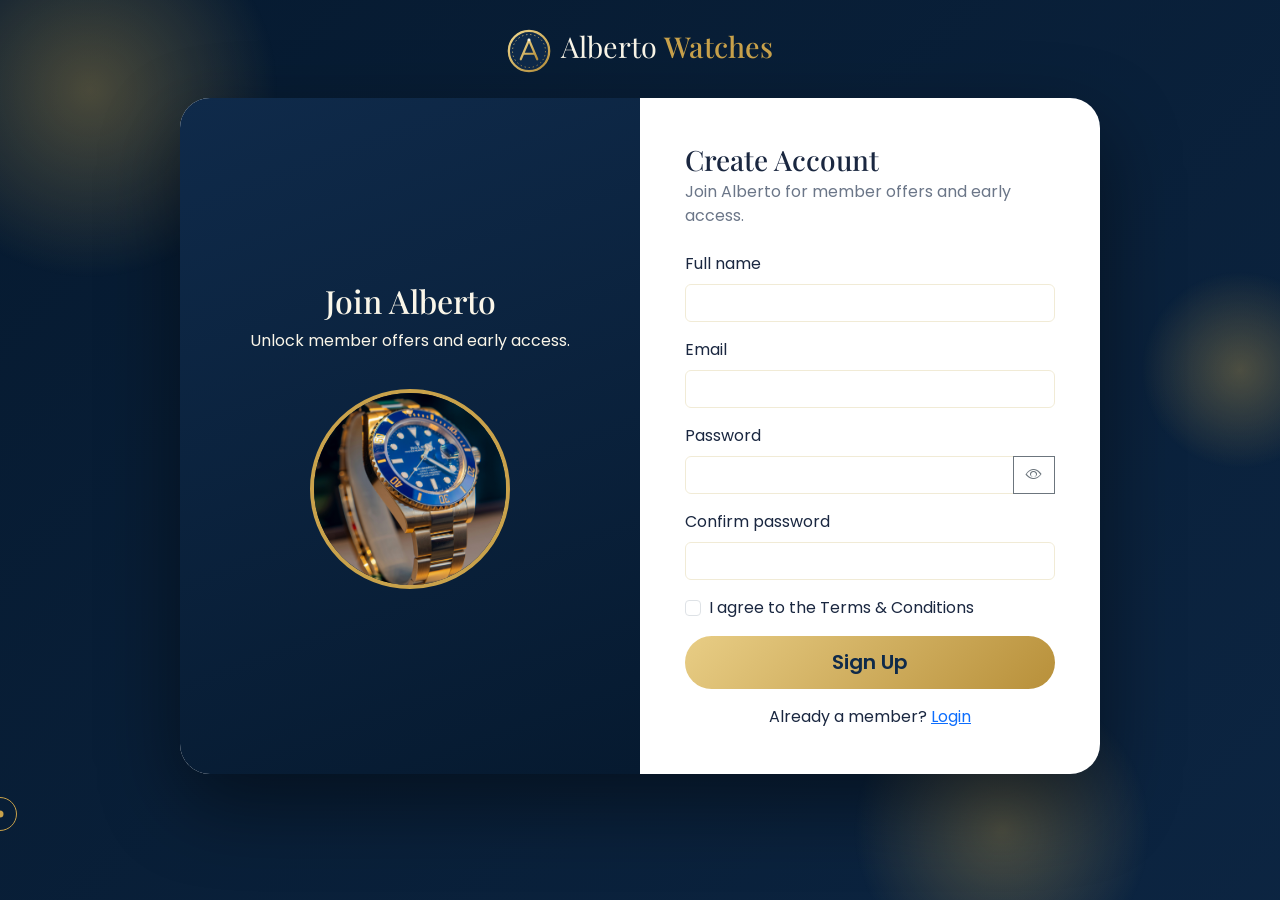
<file: pages/signup.html>
<!DOCTYPE html>
<html lang="en"><head><meta charset="UTF-8"><meta name="viewport" content="width=device-width,initial-scale=1">
<title>Sign Up | Alberto Watches</title>
<link href="https://cdn.jsdelivr.net/npm/bootstrap@5.3.3/dist/css/bootstrap.min.css" rel="stylesheet">
<link href="https://cdn.jsdelivr.net/npm/bootstrap-icons@1.11.3/font/bootstrap-icons.min.css" rel="stylesheet">
<link href="https://fonts.googleapis.com/css2?family=Playfair+Display:wght@500;700&family=Poppins:wght@300;400;500;600&display=swap" rel="stylesheet">
<link href="../css/style.css" rel="stylesheet"><script src="../offline/offline.js"></script></head>
<body data-root="../" class="auth-page">
<div class="auth-bg"><span></span><span></span><span></span></div>
<a href="../index.html" class="auth-logo">Alberto <b>Watches</b></a>
<main class="auth-wrap"><div class="row g-0 auth-card">
 <div class="col-lg-6 auth-side d-none d-lg-flex"><div><h2>Join Alberto</h2><p>Unlock member offers and early access.</p><img src="../images/watch6.jpg" alt="Featured watch" class="auth-img"></div></div>
 <div class="col-lg-6 auth-form">
  <h3 class="mb-1">Create Account</h3><p class="text-muted-x mb-4">Join Alberto for member offers and early access.</p>
  <form data-form="signup" novalidate>
   <div class="mb-3"><label class="form-label" for="sn">Full name</label><input id="sn" name="name" class="form-control" required><div class="invalid-feedback">Name is required.</div></div>
   <div class="mb-3"><label class="form-label" for="se">Email</label><input id="se" type="email" name="email" class="form-control"><div class="invalid-feedback">Enter a valid email.</div></div>
   <div class="mb-3"><label class="form-label" for="sp">Password</label><div class="input-group"><input id="sp" type="password" name="password" class="form-control"><button type="button" class="btn btn-outline-secondary toggle-pw" aria-label="Show password"><i class="bi bi-eye"></i></button><div class="invalid-feedback">Password needs 6+ characters.</div></div></div>
   <div class="mb-3"><label class="form-label" for="sc">Confirm password</label><input id="sc" type="password" name="confirm" class="form-control"><div class="invalid-feedback">Passwords do not match.</div></div>
   <div class="form-check mb-3"><input class="form-check-input" type="checkbox" name="terms" id="tc"><label class="form-check-label" for="tc">I agree to the Terms & Conditions</label><div class="invalid-feedback">You must accept the terms.</div></div>
   <button class="btn btn-gold w-100 btn-lg">Sign Up</button><div class="form-msg"></div>
  </form>
  <p class="text-center mt-3 mb-0">Already a member? <a href="login.html">Login</a></p>
 </div>
</div></main>
<script src="https://code.jquery.com/jquery-3.7.1.min.js"></script>
<script src="https://cdn.jsdelivr.net/npm/bootstrap@5.3.3/dist/js/bootstrap.bundle.min.js"></script>
<script src="../js/main.js"></script></body></html>
</file>
<file: css/style.css>
/* Alberto Watches — navy blue & cream theme */
/* Colour palette: change these colours to change the whole website */
:root {
    --navy: #0f2a4a;
    --navy-light: #1d4e89;
    --gold: #c9a24b;
    --bg: #faf6e9;
    --tx: #1a2740;
    --card: #fff;
    --soft: #f1ebd6;
    --mut: #6b7688;
}

[data-theme=dark] {
    --bg: #0a1a2f;
    --tx: #f3eed9;
    --card: #10243d;
    --soft: #0d2038;
    --mut: #a9b4c6;
}

html {
    scroll-behavior: smooth;
}

body {
    background: var(--bg);
    color: var(--tx);
    font-family: 'Poppins', sans-serif;
    transition: background .4s, color .4s;
    overflow-x: hidden;
}

h1,
h2,
h3,
h4,
h5,
.sec-title {
    font-family: 'Playfair Display', serif;
}

.text-muted-x {
    color: var(--mut);
}

.gold-text {
    background: linear-gradient(90deg, #e8cd85, #b8903a);
    -webkit-background-clip: text;
    color: transparent;
}

.eyebrow {
    letter-spacing: .25em;
    text-transform: uppercase;
    font-size: .75rem;
    color: var(--gold);
}

.eyebrow.dark {
    color: var(--navy-light);
}

[data-theme=dark] .eyebrow.dark {
    color: var(--gold);
}

.sec-title {
    font-size: clamp(1.8rem, 4vw, 2.7rem);
    text-align: center;
    position: relative;
}

.section {
    padding: 90px 0;
}

.soft {
    background: var(--soft);
}

/* buttons */
.btn-gold {
    background: linear-gradient(135deg, #e8cd85, #b8903a);
    color: #0f2a4a;
    border: 0;
    border-radius: 50px;
    padding: .7rem 1.7rem;
    font-weight: 600;
    transition: .3s;
}

.btn-gold:hover {
    transform: translateY(-3px);
    box-shadow: 0 10px 25px rgba(201, 162, 75, .45);
    color: #0f2a4a;
}

.btn-navy {
    background: var(--navy);
    color: #faf6e9;
    border-radius: 50px;
    padding: .7rem 1.7rem;
    transition: .3s;
}

.btn-navy:hover {
    background: var(--navy-light);
    color: #fff;
    transform: translateY(-3px);
}

.btn-outline-ivory {
    border: 1.5px solid #faf6e9;
    color: #faf6e9;
    border-radius: 50px;
    padding: .7rem 1.7rem;
    transition: .3s;
}

.btn-outline-ivory:hover {
    background: #faf6e9;
    color: var(--navy);
}

/* navbar */
.navbar {
    background: rgba(15, 42, 74, .97);
    padding: 1rem 0;
    transition: .4s;
    position: sticky;
    top: 0;
    z-index: 1000;
}

.navbar.scrolled {
    padding: .4rem 0;
    box-shadow: 0 5px 25px rgba(0, 0, 0, .3);
}

.navbar .nav-link {
    color: #faf6e9;
    position: relative;
    margin: 0 .4rem;
}

.navbar .nav-link::after {
    content: "";
    position: absolute;
    left: 0;
    bottom: 2px;
    width: 0;
    height: 2px;
    background: var(--gold);
    transition: .3s;
}

.navbar .nav-link:hover::after,
.navbar .nav-link.active::after {
    width: 100%;
}

.brand {
    font-family: 'Playfair Display', serif;
    color: #faf6e9;
    font-size: 1.4rem;
    display: flex;
    align-items: center;
    gap: .6rem;
    text-decoration: none;
}

.brand:hover {
    color: #fff;
}

.brand b {
    color: var(--gold);
    font-weight: 500;
}

.logo-mark {
    width: 38px;
    height: 38px;
    border: 2px solid var(--gold);
    border-radius: 50%;
    display: grid;
    place-items: center;
    color: var(--gold);
    font-size: 1.2rem;
}

.icon-btn {
    background: none;
    border: 0;
    color: #faf6e9;
    font-size: 1.3rem;
    position: relative;
}

.cart-count {
    position: absolute;
    top: -6px;
    right: -10px;
    background: var(--gold);
    color: var(--navy);
    font-size: .65rem;
    font-weight: 700;
    border-radius: 50%;
    width: 18px;
    height: 18px;
    display: grid;
    place-items: center;
}

/* hero */
.hero {
    min-height: 100vh;
    color: #faf6e9;
    overflow: hidden;
    background: radial-gradient(circle at 75% 30%, #3a74b8 0, transparent 45%), radial-gradient(circle at 10% 90%, #1d4e8955, transparent 40%), linear-gradient(135deg, #061a30, #0f2a4a);
}

.hero-text>* {
    animation: up 1s both;
}

.hero-text>*:nth-child(2) {
    animation-delay: .15s;
}

.hero-text>*:nth-child(3) {
    animation-delay: .3s;
}

.hero-text>*:nth-child(4) {
    animation-delay: .45s;
}

.hero-text>*:nth-child(5) {
    animation-delay: .6s;
}

@keyframes up {
    from {
        opacity: 0;
        transform: translateY(40px);
    }
    to {
        opacity: 1;
        transform: none;
    }
}

.hero-stats b {
    display: block;
    font-family: 'Playfair Display';
    font-size: 1.8rem;
    color: var(--gold);
}

.hero-stats small {
    opacity: .7;
}

.hero-img-wrap {
    position: relative;
    display: inline-block;
    animation: float 6s ease-in-out infinite;
}

.hero-img {
    width: min(420px, 80vw);
    aspect-ratio: 1;
    object-fit: cover;
    border-radius: 50%;
    border: 6px solid var(--gold);
    box-shadow: 0 30px 80px rgba(0, 0, 0, .5);
}

.ring {
    position: absolute;
    inset: -25px;
    border: 1px dashed var(--gold);
    border-radius: 50%;
    animation: spin 30s linear infinite;
}

@keyframes float {
    50% {
        transform: translateY(-18px);
    }
}

@keyframes spin {
    to {
        transform: rotate(360deg);
    }
}

.marquee {
    background: var(--gold);
    color: var(--navy);
    overflow: hidden;
    white-space: nowrap;
    padding: .9rem 0;
    font-weight: 500;
}

.marquee-track {
    display: inline-block;
    animation: slide 25s linear infinite;
}

.marquee-track span {
    margin: 0 2rem;
}

@keyframes slide {
    to {
        transform: translateX(-50%);
    }
}

.page-hero {
    background: linear-gradient(135deg, #061a30, #0f2a4a);
    color: #faf6e9;
    padding: 90px 0;
}

.page-hero.tall {
    padding: 140px 0;
}

/* cards */
.pcard {
    background: var(--card);
    border-radius: 20px;
    overflow: hidden;
    box-shadow: 0 8px 30px rgba(15, 42, 74, .1);
    transition: .4s;
    height: 100%;
    display: flex;
    flex-direction: column;
}

.pcard:hover {
    transform: translateY(-10px);
    box-shadow: 0 20px 45px rgba(15, 42, 74, .25);
}

.imgbox {
    overflow: hidden;
    aspect-ratio: 1;
    background: var(--soft);
}

.imgbox img {
    width: 100%;
    height: 100%;
    object-fit: cover;
    transition: .6s;
}

.pcard:hover img {
    transform: scale(1.12);
}

.pbody {
    padding: 1.2rem;
    display: flex;
    flex-direction: column;
    flex: 1;
}

.pbody p {
    font-size: .85rem;
    color: var(--mut);
    flex: 1;
}

.badge-cat {
    background: var(--soft);
    color: var(--navy-light);
    font-size: .7rem;
    padding: .3rem .7rem;
    border-radius: 20px;
    align-self: flex-start;
}

.price {
    font-family: 'Playfair Display';
    font-size: 1.3rem;
    color: var(--navy-light);
}

[data-theme=dark] .price {
    color: var(--gold);
}

.frame {
    position: relative;
}

.frame::before {
    content: "";
    position: absolute;
    inset: -12px;
    border: 2px solid var(--gold);
    border-radius: 28px;
    z-index: 0;
}

.frame img {
    position: relative;
    z-index: 1;
}

.feat {
    background: var(--card);
    padding: 2rem;
    border-radius: 20px;
    text-align: center;
    height: 100%;
    transition: .4s;
    box-shadow: 0 8px 25px rgba(0, 0, 0, .06);
}

.feat:hover {
    transform: translateY(-8px);
    background: var(--navy);
    color: #faf6e9;
}

.feat i {
    font-size: 2.2rem;
    color: var(--gold);
}

.reviews {
    background: linear-gradient(135deg, #0f2a4a, #061a30);
    color: #faf6e9;
}

.review {
    background: rgba(255, 255, 255, .08);
    backdrop-filter: blur(10px);
    border: 1px solid rgba(201, 162, 75, .3);
    padding: 2rem;
    border-radius: 20px;
    height: 100%;
}

.stars {
    color: var(--gold);
    letter-spacing: 3px;
}

.news {
    background: linear-gradient(135deg, var(--navy-light), var(--navy));
    color: #fff;
    text-align: center;
    padding: 60px 25px;
    border-radius: 30px;
}

.accordion-item {
    background: var(--card);
    color: var(--tx);
    border-color: var(--soft);
}

.accordion-button {
    background: var(--card);
    color: var(--tx);
    font-weight: 500;
}

.accordion-button:not(.collapsed) {
    background: var(--soft);
    color: var(--navy-light);
}

.chip {
    border: 1px solid var(--navy-light);
    background: none;
    color: var(--tx);
    border-radius: 30px;
    padding: .35rem 1rem;
    font-size: .85rem;
    transition: .3s;
}

.chip.active,
.chip:hover {
    background: var(--navy);
    color: #faf6e9;
}

.pagination .page-link {
    color: var(--navy);
    background: var(--card);
    border-color: var(--soft);
    margin: 0 3px;
    border-radius: 8px;
}

.pagination .active .page-link {
    background: var(--navy);
    color: #faf6e9;
    border-color: var(--navy);
}

.form-control,
.form-select {
    background: var(--card);
    color: var(--tx);
    border-color: var(--soft);
}

.form-control:focus {
    border-color: var(--gold);
    box-shadow: 0 0 0 .2rem rgba(201, 162, 75, .25);
    background: var(--card);
    color: var(--tx);
}

.panel {
    background: var(--card);
    border-radius: 24px;
    padding: 2.2rem;
    box-shadow: 0 10px 35px rgba(0, 0, 0, .08);
}

.panel.navy {
    background: var(--navy);
    color: #faf6e9;
}

.panel i {
    color: var(--gold);
    margin-right: .5rem;
}

.social a {
    display: inline-grid;
    place-items: center;
    width: 40px;
    height: 40px;
    border: 1px solid var(--gold);
    border-radius: 50%;
    color: var(--gold);
    margin-right: .5rem;
    transition: .3s;
}

.social a:hover {
    background: var(--gold);
    color: var(--navy);
}

.form-msg {
    margin-top: .8rem;
    color: #4cc38a;
    font-weight: 500;
}

/* footer */
footer {
    background: #061a30;
    color: #d9d3bb;
    padding: 70px 0 20px;
}

footer a {
    color: #d9d3bb;
    text-decoration: none;
    display: block;
    margin: .3rem 0;
}

footer a:hover {
    color: var(--gold);
}

footer h6 {
    color: var(--gold);
    font-family: 'Playfair Display';
}

/* modal */
.modal-content {
    background: var(--bg);
    color: var(--tx);
}

.qty button {
    width: 28px;
    height: 28px;
    border-radius: 50%;
    border: 1px solid var(--navy-light);
    background: none;
    color: var(--tx);
}

/* back to top + cursor + reveal */
#toTop {
    position: fixed;
    right: 20px;
    bottom: 20px;
    width: 46px;
    height: 46px;
    border-radius: 50%;
    border: 0;
    background: var(--gold);
    color: var(--navy);
    opacity: 0;
    pointer-events: none;
    transition: .3s;
    z-index: 999;
}

#toTop.show {
    opacity: 1;
    pointer-events: auto;
}

.cursor-dot,
.cursor-ring {
    position: fixed;
    pointer-events: none;
    border-radius: 50%;
    z-index: 9999;
    transform: translate(-50%, -50%);
}

.cursor-dot {
    width: 7px;
    height: 7px;
    background: var(--gold);
}

.cursor-ring {
    width: 34px;
    height: 34px;
    border: 1.5px solid var(--gold);
    transition: width .2s, height .2s;
}

.cursor-ring.big {
    width: 55px;
    height: 55px;
    background: rgba(201, 162, 75, .15);
}

.reveal {
    opacity: 0;
    transform: translateY(45px);
    transition: opacity 1s, transform 1s;
}

.reveal.show {
    opacity: 1;
    transform: none;
}

/* login / signup */
.auth-page {
    background: linear-gradient(135deg, #061a30, #0f2a4a, #1d4e89);
    background-size: 300% 300%;
    animation: bg 15s ease infinite;
    min-height: 100vh;
    color: var(--tx);
}

@keyframes bg {
    50% {
        background-position: 100% 50%;
    }
}

.auth-bg span {
    position: fixed;
    border-radius: 50%;
    background: radial-gradient(circle, rgba(201, 162, 75, .35), transparent 70%);
    animation: float 8s ease-in-out infinite;
}

.auth-bg span:nth-child(1) {
    width: 380px;
    height: 380px;
    top: -100px;
    left: -100px;
}

.auth-bg span:nth-child(2) {
    width: 300px;
    height: 300px;
    bottom: -80px;
    right: 10%;
    animation-delay: 2s;
}

.auth-bg span:nth-child(3) {
    width: 200px;
    height: 200px;
    top: 30%;
    right: -60px;
    animation-delay: 4s;
}

.auth-logo {
    position: relative;
    display: block;
    text-align: center;
    padding: 25px;
    font-family: 'Playfair Display';
    font-size: 1.8rem;
    color: #faf6e9;
    text-decoration: none;
}

.auth-logo b {
    color: var(--gold);
    font-weight: 500;
}

.auth-wrap {
    position: relative;
    max-width: 950px;
    margin: 0 auto 40px;
    padding: 0 15px;
    animation: up 1s both;
}

.auth-card {
    background: var(--card);
    border-radius: 30px;
    overflow: hidden;
    box-shadow: 0 30px 80px rgba(0, 0, 0, .45);
}

.auth-side {
    background: linear-gradient(160deg, var(--navy), #061a30);
    color: #faf6e9;
    padding: 40px;
    text-align: center;
    align-items: center;
    justify-content: center;
}

.auth-img {
    width: 200px;
    height: 200px;
    object-fit: cover;
    border-radius: 50%;
    border: 4px solid var(--gold);
    margin-top: 20px;
    animation: float 5s ease-in-out infinite;
}

.auth-form {
    padding: 45px;
}

@media (max-width: 575px) {
    .auth-form {
        padding: 28px 20px;
    }
    .section {
        padding: 60px 0;
    }
}

@media (prefers-reduced-motion: reduce) {
    * {
        animation: none !important;
        transition: none !important;
    }
    .reveal {
        opacity: 1;
        transform: none;
    }
}

/* ---- extra fancy touches ---- */
.brand-text {
    display: flex;
    flex-direction: column;
    line-height: 1.1;
}

.brand-text small {
    font-family: 'Poppins';
    font-size: .55rem;
    letter-spacing: .3em;
    text-transform: uppercase;
    color: var(--gold);
    opacity: .85;
}

.logo-svg {
    transition: transform .8s;
}

.brand:hover .logo-svg {
    transform: rotate(360deg);
}

.auth-logo .logo-svg {
    vertical-align: middle;
    margin-right: 10px;
}

.gold-text {
    background-size: 200% auto;
    animation: shine 4s linear infinite;
}

@keyframes shine {
    to {
        background-position: 200% center;
    }
}

.sec-title::after {
    content: "";
    display: block;
    width: 90px;
    height: 3px;
    margin: 14px auto 0;
    background: linear-gradient(90deg, transparent, var(--gold), transparent);
}

.sec-title.text-start::after {
    margin-left: 0;
    background: linear-gradient(90deg, var(--gold), transparent);
}

.hero {
    position: relative;
}

.spark {
    position: absolute;
    bottom: -10px;
    width: 5px;
    height: 5px;
    background: var(--gold);
    border-radius: 50%;
    opacity: 0;
    box-shadow: 0 0 10px var(--gold);
    animation: rise 9s linear infinite;
}

@keyframes rise {
    10% {
        opacity: .9;
    }
    100% {
        transform: translateY(-105vh);
        opacity: 0;
    }
}

.float-badge {
    position: absolute;
    background: rgba(250, 246, 233, .95);
    color: var(--navy);
    padding: .55rem 1rem;
    border-radius: 40px;
    font-size: .8rem;
    font-weight: 600;
    box-shadow: 0 12px 30px rgba(0, 0, 0, .35);
    white-space: nowrap;
}

.float-badge.b1 {
    top: 8%;
    right: -10px;
}

.float-badge.b2 {
    bottom: 10%;
    left: -10px;
    background: var(--gold);
}

.pcard:hover {
    outline: 2px solid var(--gold);
    outline-offset: -2px;
}

.navbar {
    backdrop-filter: blur(10px);
}

.feat i {
    display: inline-grid;
    place-items: center;
    width: 70px;
    height: 70px;
    border-radius: 50%;
    background: rgba(201, 162, 75, .15);
    margin-bottom: .8rem;
}

/* ---- homepage extra sections ---- */
#prog {
    position: fixed;
    top: 0;
    left: 0;
    height: 3px;
    width: 0;
    background: linear-gradient(90deg, #e8cd85, #b8903a);
    z-index: 10000;
}

.hero-img {
    transition: transform .2s;
    transform-style: preserve-3d;
}

.hero-img-wrap {
    perspective: 900px;
}

.scroll-hint {
    position: absolute;
    bottom: 25px;
    left: 50%;
    transform: translateX(-50%);
    color: var(--gold);
    font-size: 1.6rem;
    animation: bounce 1.8s infinite;
}

@keyframes bounce {
    50% {
        transform: translate(-50%, 10px);
    }
}

.stats {
    background: var(--bg);
    padding: 50px 0;
    border-bottom: 1px solid var(--soft);
}

.stats b {
    font-family: 'Playfair Display';
    font-size: clamp(2rem, 5vw, 3rem);
    color: var(--navy-light);
}

[data-theme=dark] .stats b {
    color: var(--gold);
}

.stats span {
    font-size: 1.6rem;
    color: var(--gold);
}

.stats small {
    display: block;
    color: var(--mut);
    letter-spacing: .1em;
    text-transform: uppercase;
    font-size: .75rem;
}

.tile {
    display: block;
    position: relative;
    border-radius: 22px;
    overflow: hidden;
    aspect-ratio: 3/4;
    color: #faf6e9;
    text-decoration: none;
    box-shadow: 0 12px 35px rgba(0, 0, 0, .2);
}

.tile img {
    width: 100%;
    height: 100%;
    object-fit: cover;
    transition: .7s;
}

.tile:hover img {
    transform: scale(1.15) rotate(1deg);
}

.tile div {
    position: absolute;
    inset: auto 0 0 0;
    padding: 1.5rem 1rem 1rem;
    background: linear-gradient(transparent, rgba(6, 26, 48, .95));
}

.tile h4 {
    margin: 0;
}

.tile span {
    color: var(--gold);
    font-size: .85rem;
    opacity: 0;
    display: block;
    transform: translateY(10px);
    transition: .4s;
}

.tile:hover span {
    opacity: 1;
    transform: none;
}

.spotlight {
    padding: 100px 0;
    color: #faf6e9;
    background: radial-gradient(circle at 20% 50%, #3a74b855, transparent 45%), linear-gradient(135deg, #061a30, #0f2a4a);
}

.glow {
    position: relative;
    display: inline-block;
}

.glow::before {
    content: "";
    position: absolute;
    inset: -30px;
    border-radius: 50%;
    background: radial-gradient(circle, rgba(201, 162, 75, .5), transparent 70%);
    animation: pulse 3s ease-in-out infinite;
}

.glow img {
    position: relative;
    width: min(380px, 80vw);
    aspect-ratio: 1;
    object-fit: cover;
    border-radius: 30px;
    border: 4px solid var(--gold);
    transform: rotate(-4deg);
    transition: .5s;
}

.glow:hover img {
    transform: rotate(0) scale(1.04);
}

@keyframes pulse {
    50% {
        transform: scale(1.15);
        opacity: .7;
    }
}

.spotlight li {
    padding: .3rem 0;
    color: var(--gold);
}

.gallery {
    display: grid;
    grid-template-columns: repeat(6, 1fr);
}

.gallery a {
    overflow: hidden;
    aspect-ratio: 1;
    display: block;
}

.gallery img {
    width: 100%;
    height: 100%;
    object-fit: cover;
    transition: .6s;
}

.gallery a:hover img {
    transform: scale(1.2);
    filter: brightness(.8);
}

@media (max-width: 768px) {
    .gallery {
        grid-template-columns: repeat(3, 1fr);
    }
    .float-badge {
        display: none;
    }
}

/* ---- sticky navbar: the wrapper #site-nav sticks to the top while scrolling ---- */
#site-nav {
    position: sticky;
    top: 0;
    z-index: 1000;
}

.navbar {
    position: relative;
}
</file>
